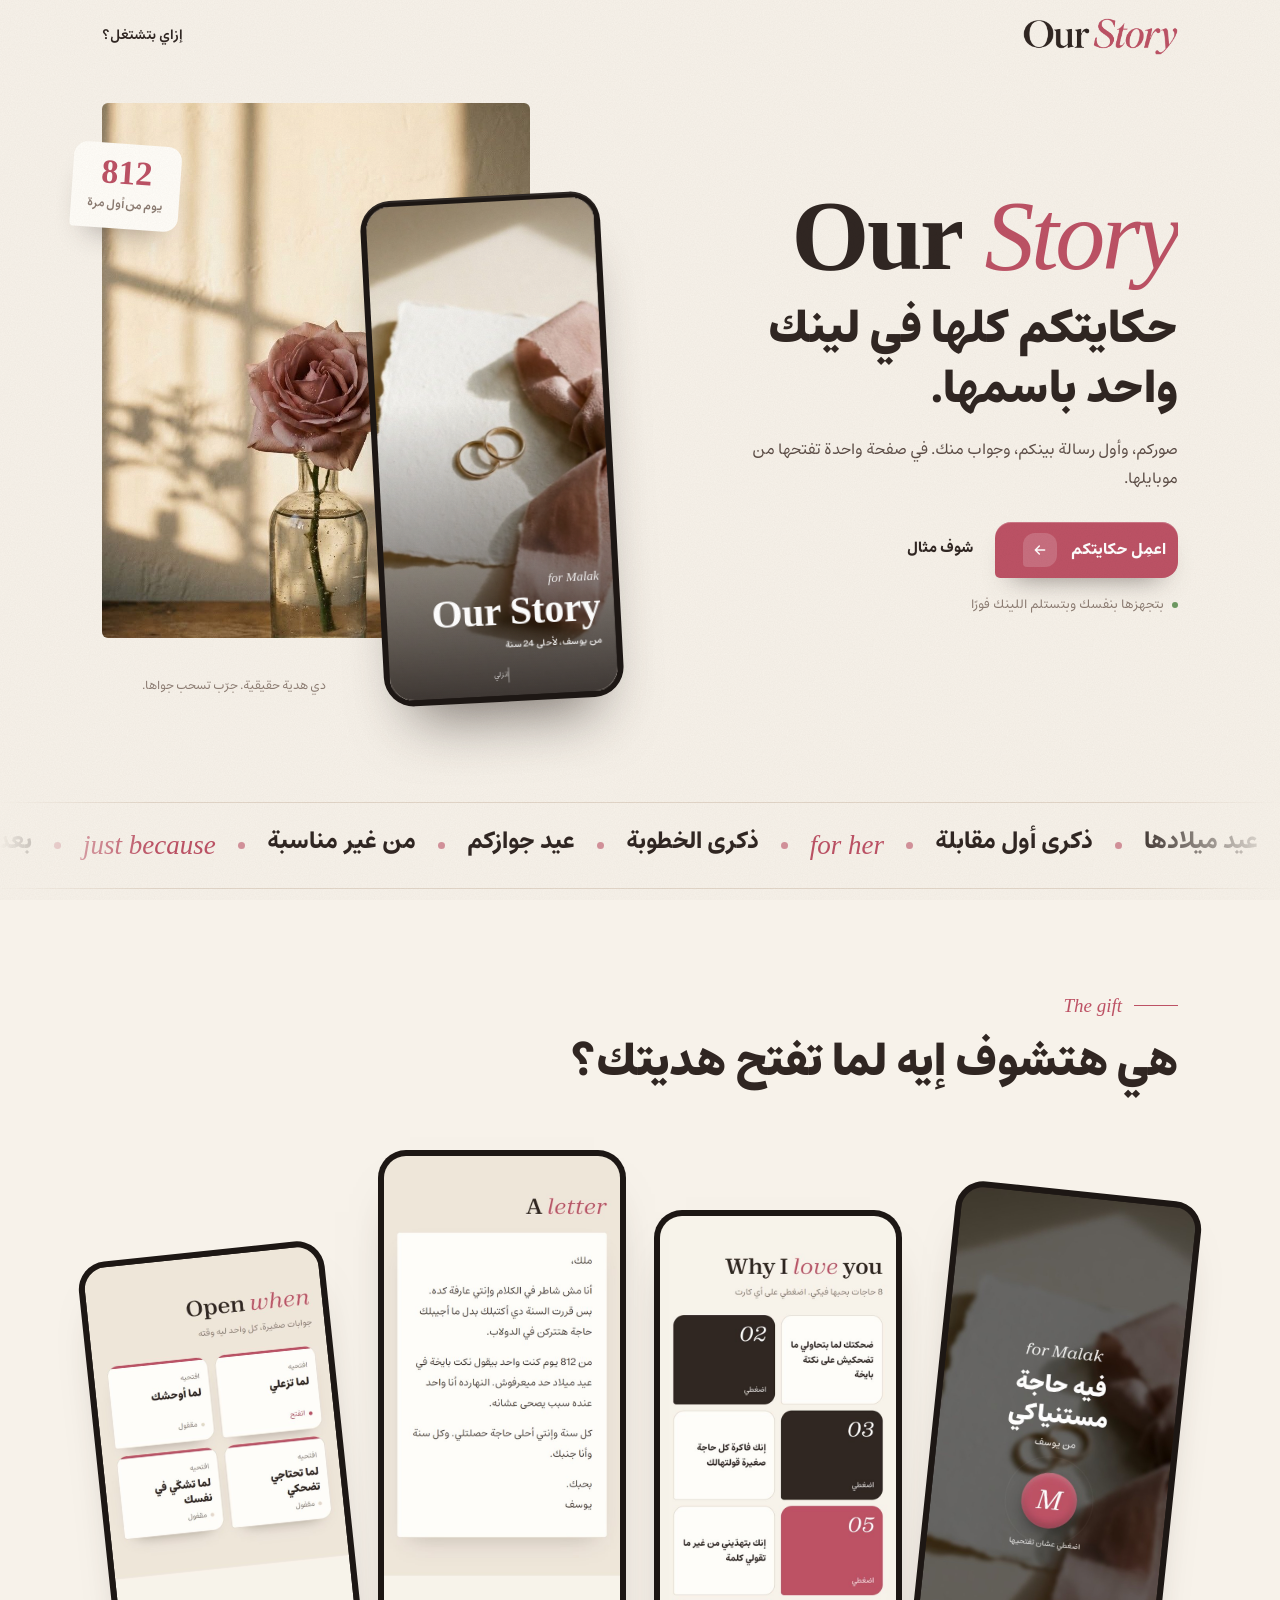
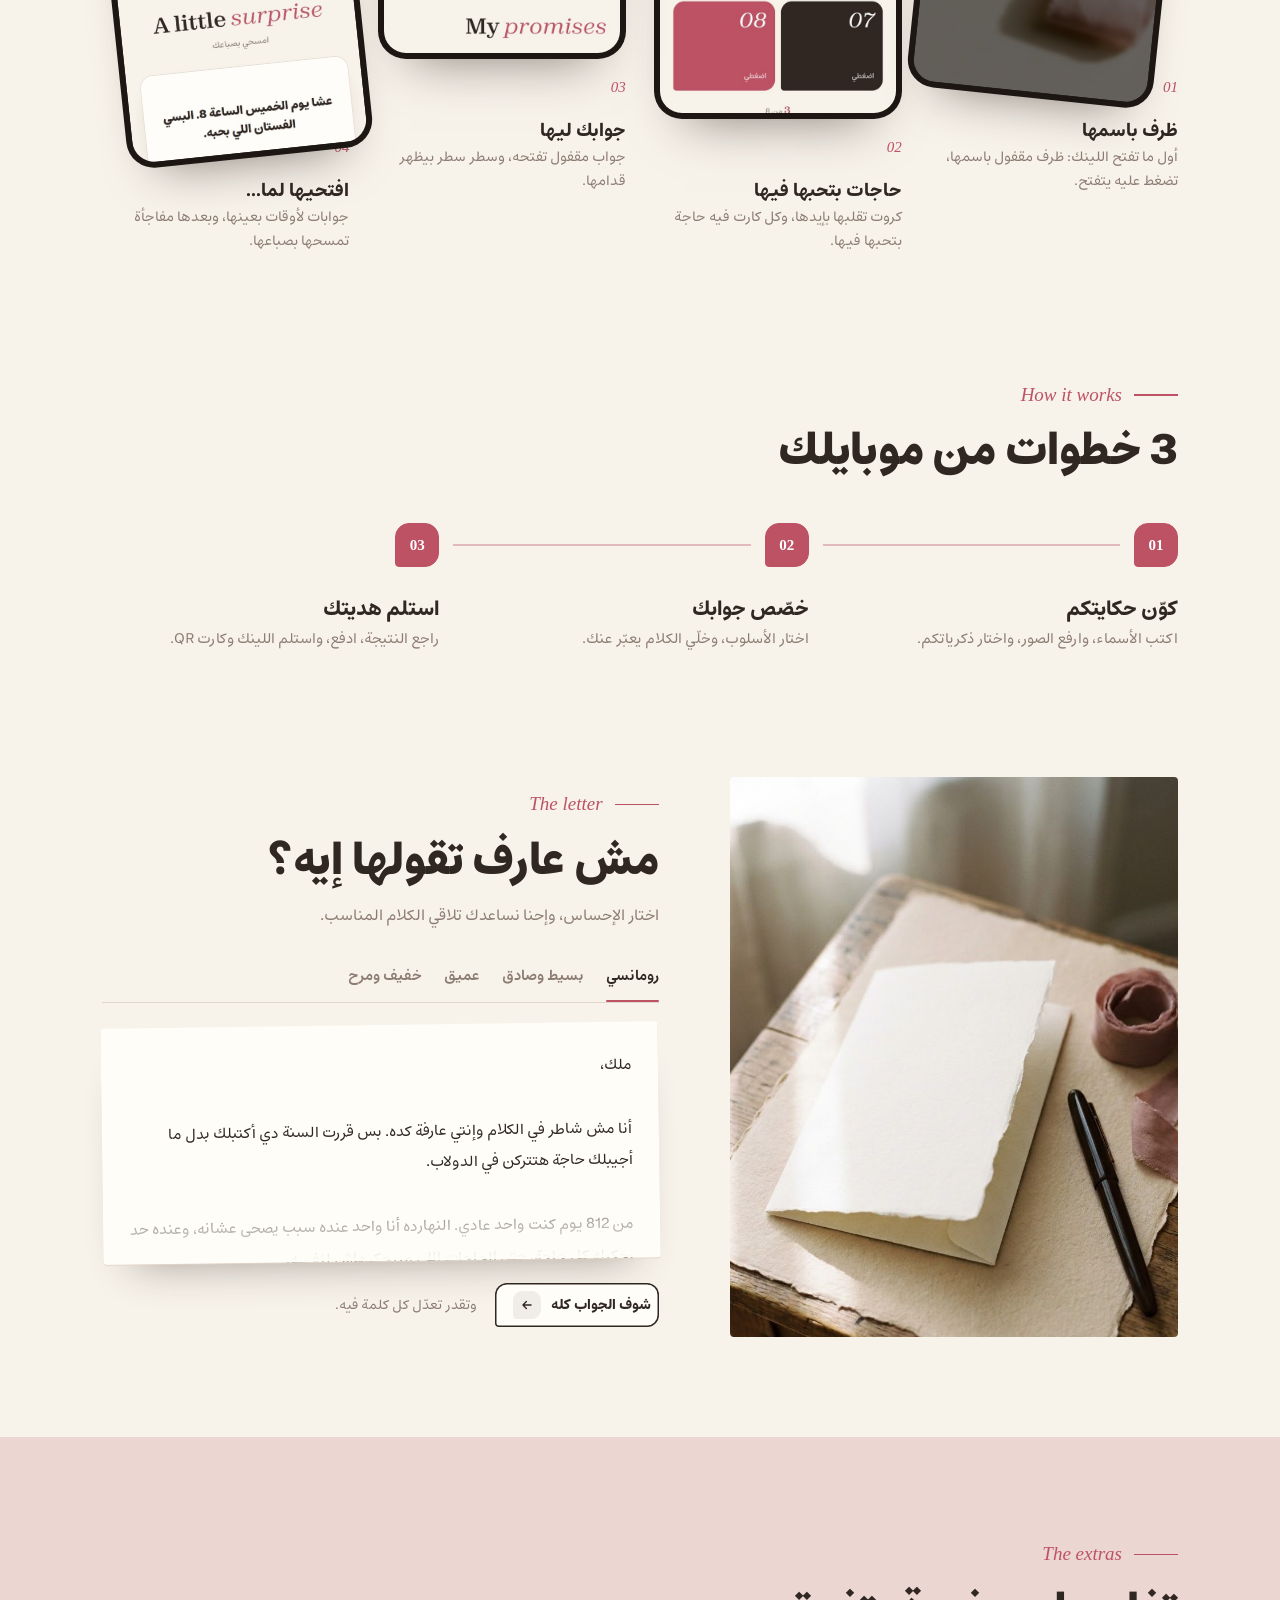
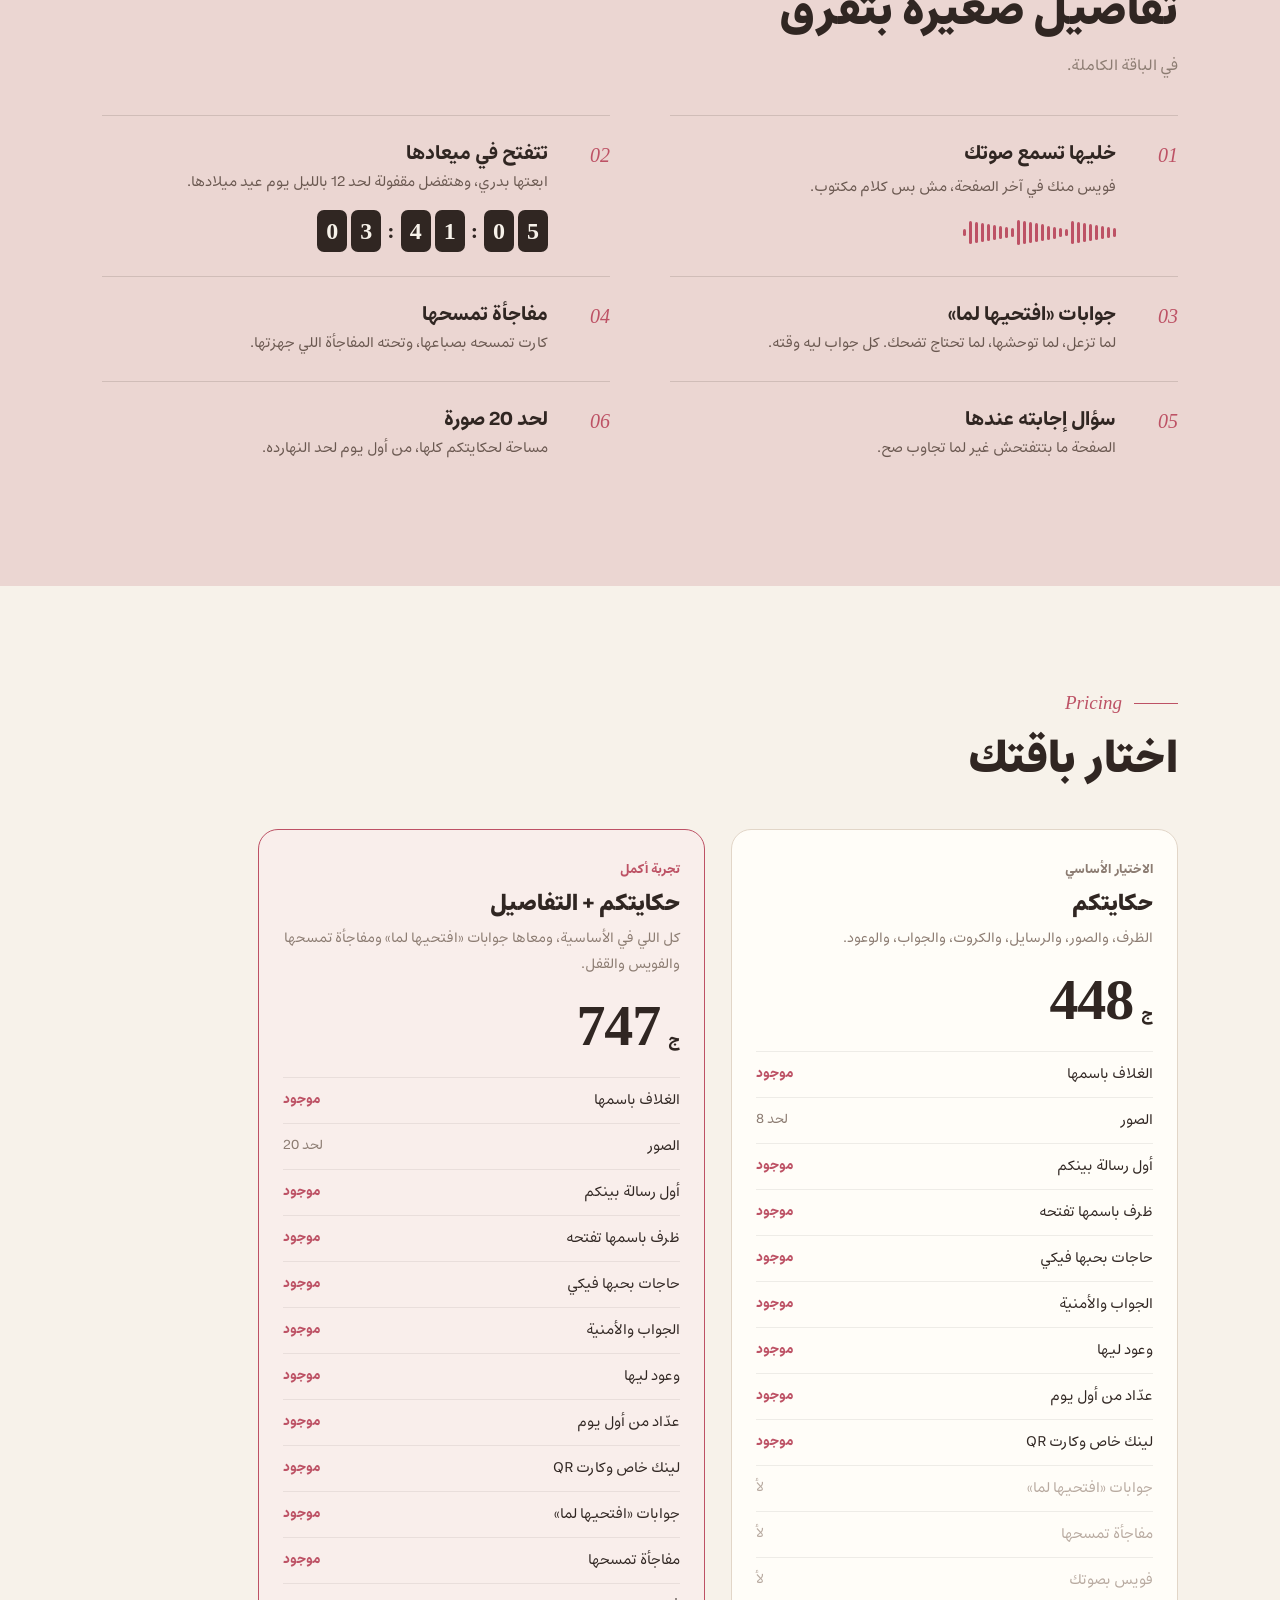
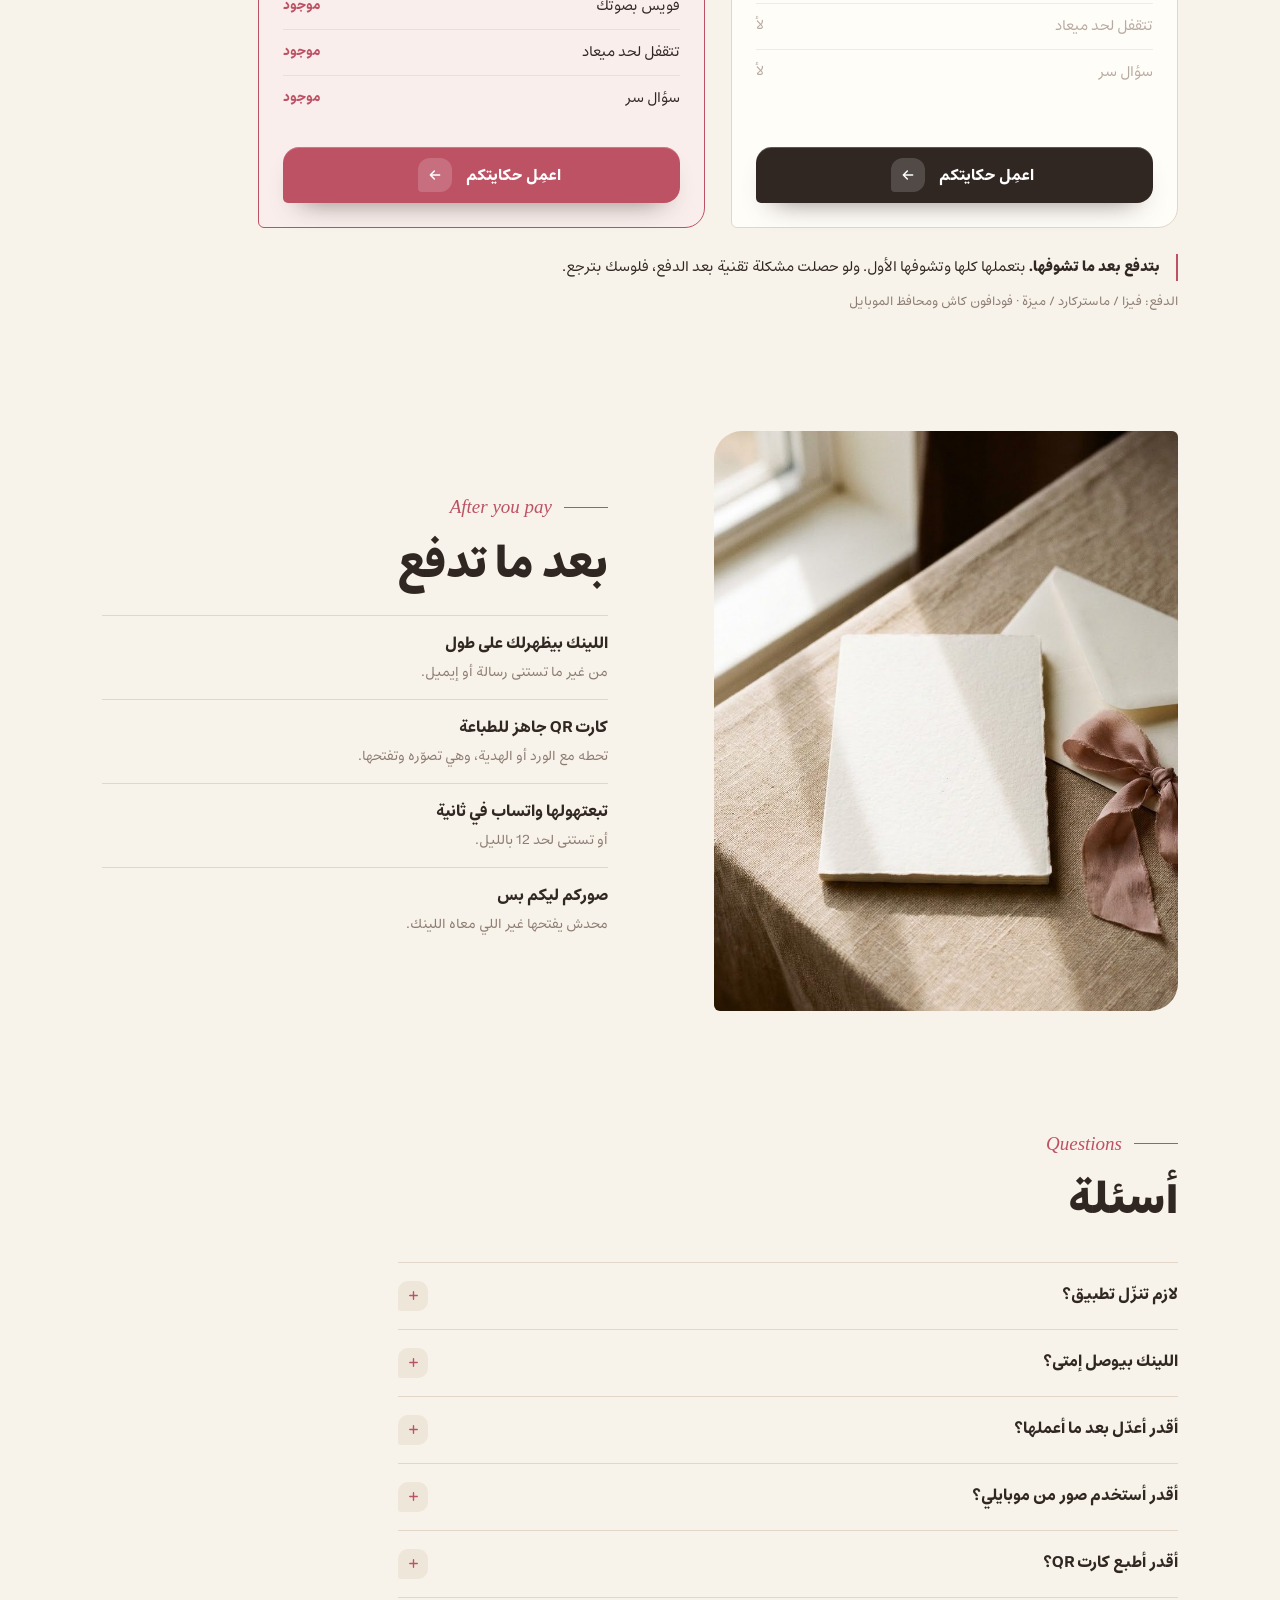
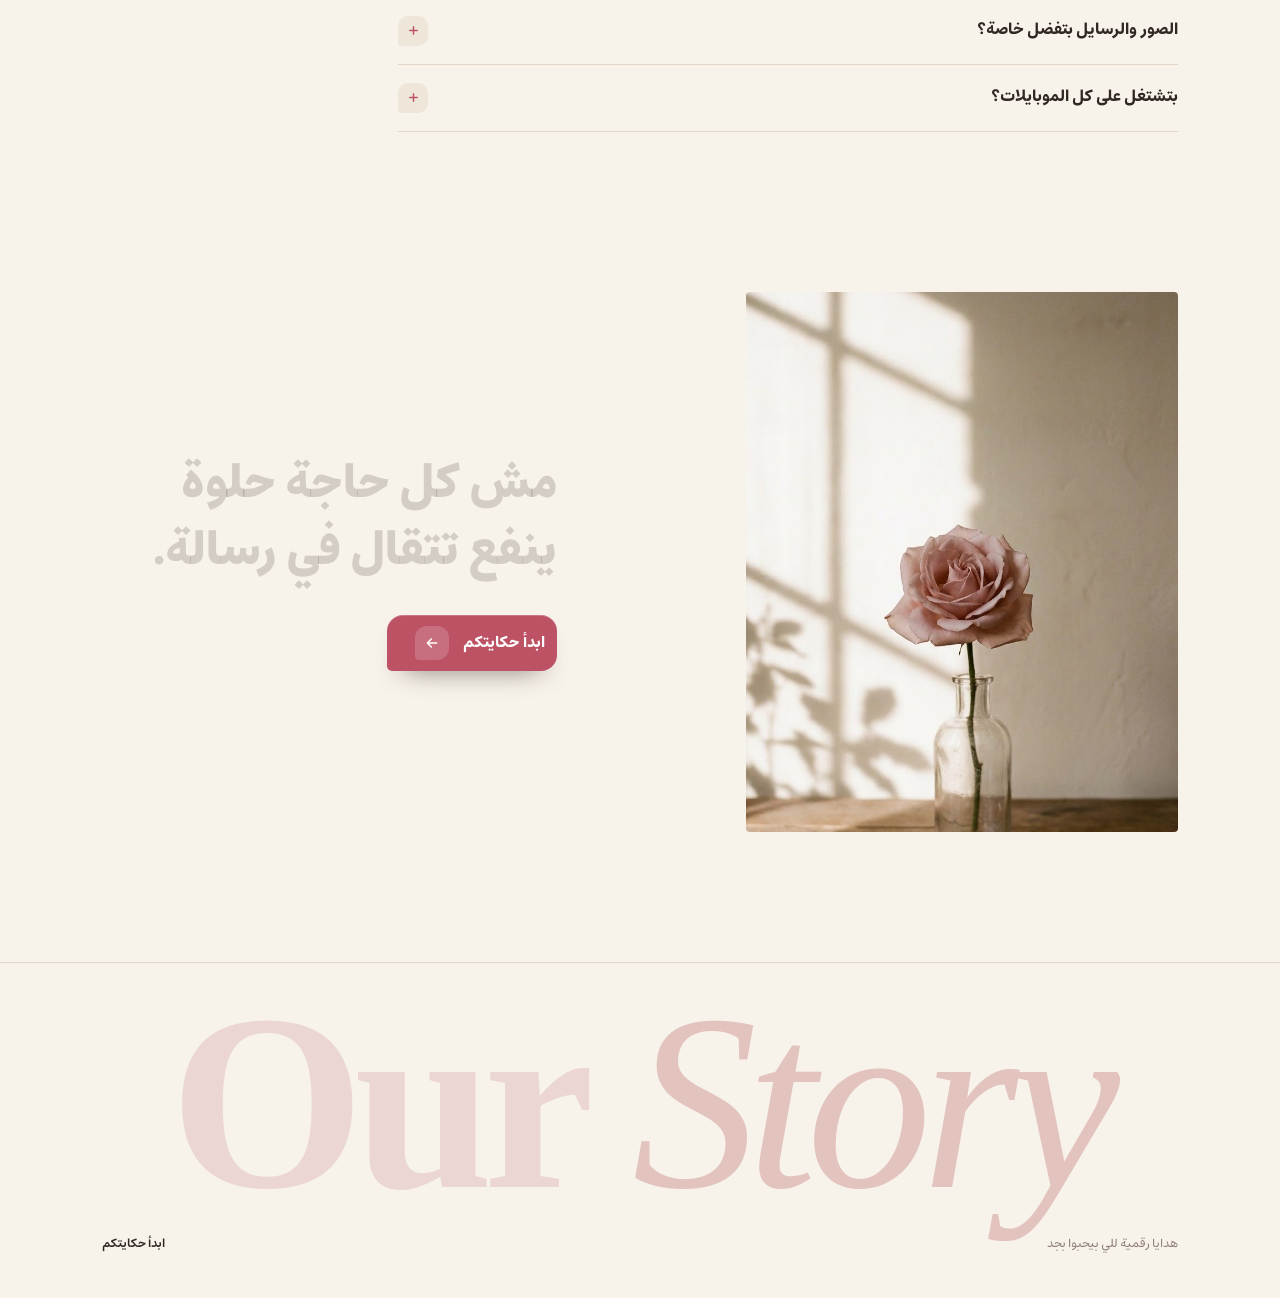
<file: index.html>
<!doctype html>
<html lang="ar" dir="rtl">
<head>
<meta charset="utf-8">
<meta name="viewport" content="width=device-width,initial-scale=1,viewport-fit=cover">
<title>Our Story | حكايتكم كلها في لينك واحد باسمها</title>
<meta name="description" content="صوركم وأول رسالة بينكم وجواب منك، في صفحة واحدة باسمها. بتجهزها بنفسك وبتستلم اللينك فورًا.">
<meta property="og:title" content="Our Story">
<meta property="og:description" content="حكايتكم كلها في لينك واحد باسمها.">
<meta property="og:image" content="https://a7madshiref001-ctrl.github.io/our-story/assets/og.jpg">
<meta property="og:url" content="https://a7madshiref001-ctrl.github.io/our-story/">
<meta property="og:image:width" content="1200">
<meta property="og:image:height" content="630">
<meta name="twitter:card" content="summary_large_image">
<meta name="theme-color" content="#F7F2EA">
<link rel="icon" href="assets/favicon-64.png" type="image/png">
<link rel="apple-touch-icon" href="assets/apple-touch-icon.png">
<link rel="preconnect" href="https://api.fontshare.com" crossorigin>
<link href="https://api.fontshare.com/v2/css?f[]=zodiak@400,700,401&display=swap" rel="stylesheet">
<link rel="stylesheet" href="assets/fonts.css?v=10">
<link rel="stylesheet" href="assets/ui.css?v=10">
<script>document.documentElement.classList.add('js')</script>
<style>
:root{--paper:#F7F2EA;--paper2:#EFE6DA;--rose:#BD5265;--ink:#302622;--blush:#EBD6D2;--taupe:#8C7C72;--line:#E2D6C8;--en:'Zodiak',Georgia,serif;--ar:'Estedad',system-ui,sans-serif}
*{box-sizing:border-box;margin:0;padding:0}
html{scroll-behavior:smooth}
body{background:var(--paper);color:var(--ink);font-family:var(--ar);line-height:1.8;-webkit-font-smoothing:antialiased;overflow-x:hidden}
img{display:block;max-width:100%;height:auto}
a{color:inherit}
::selection{background:var(--rose);color:#fff}
.w{max-width:1120px;margin:0 auto;padding:0 22px}
.en{font-family:var(--en);direction:ltr;unicode-bidi:isolate}
.h2{font-size:clamp(28px,7vw,46px);font-weight:800;line-height:1.28;letter-spacing:-.005em}
.lead{font-size:16px;color:var(--taupe);margin-top:10px;max-width:520px}
.sec{padding:72px 0}
@media(min-width:900px){.sec{padding:100px 0}}
.kick{display:flex;align-items:center;gap:12px;color:var(--rose);font-family:var(--en);font-style:italic;font-size:19px;margin-bottom:12px}
.kick i{display:block;width:44px;height:1.5px;background:currentColor}
.kick span{direction:ltr}

/* header */
header.top{display:flex;justify-content:space-between;align-items:center;padding:18px 0}
header.top img{width:125px;height:auto}
@media(min-width:900px){header.top img{width:155px}}
header.top a.how{font-size:14px;font-weight:600;color:var(--ink)}
.resume{display:none;align-items:center;justify-content:space-between;gap:10px;background:var(--ink);color:var(--paper);border-radius:14px 14px 14px 4px;padding:12px 16px;font-size:14px;margin-bottom:10px;animation:rsIn .8s var(--e-out)}
.resume.on{display:flex}
.resume a{font-weight:700;color:#fff}
@keyframes rsIn{from{opacity:0;transform:translateY(-10px)}}

/* hero */
.hero{display:grid;grid-template-columns:minmax(0,1fr);gap:44px;padding:6px 0 56px}
@media(min-width:900px){.hero{grid-template-columns:1fr 1fr;align-items:center;gap:56px;padding:30px 0 100px}}
.brand{font-family:var(--en);font-weight:700;white-space:nowrap;font-size:clamp(56px,17.4vw,100px);line-height:.95;letter-spacing:-.025em;direction:ltr;text-align:right}
.brand .st{color:var(--rose);font-style:italic;font-weight:400;letter-spacing:-.035em}
.hero h1{font-size:clamp(30px,8.4vw,46px);font-weight:800;line-height:1.32;margin-top:18px}
.hero p{font-size:16px;color:#5b4c45;margin:14px 0 28px;max-width:440px}
.ctas{display:flex;align-items:center;gap:22px;flex-wrap:wrap}
.ctas .ul{font-weight:700;font-size:15px}
@media(max-width:899px){.ctas{flex-direction:column;align-items:stretch;gap:14px}.ctas .btn{width:100%;min-height:58px;font-size:17px}.ctas .ul{align-self:center;padding:6px 0}.hero .sure{justify-content:center}}
.hero .sure{font-size:13px;color:var(--taupe);margin-top:16px;display:flex;align-items:center;gap:8px}
.hero .sure i{width:6px;height:6px;border-radius:50%;background:#6E9A62;box-shadow:0 0 0 0 rgba(110,154,98,.5);animation:live 2.4s infinite}
@keyframes live{70%{box-shadow:0 0 0 7px rgba(110,154,98,0)}100%{box-shadow:0 0 0 0 rgba(110,154,98,0)}}

.stage{position:relative;padding-bottom:64px;perspective:1200px}
.stage .photo{width:84%;margin-right:auto;aspect-ratio:4/5;--r:6px;border-radius:6px}
.stage .photo img{height:112%;margin-top:-6%}
.phwrap{position:absolute;right:0;bottom:0;width:47%;max-width:250px;z-index:2}
.phone{aspect-ratio:9/19;border-radius:30px;background:#1d1714;padding:6px;rotate:-3deg;box-shadow:0 40px 60px -30px rgba(48,38,34,.65),0 2px 0 rgba(255,255,255,.08) inset;animation:float 6s ease-in-out infinite;transition:transform .8s var(--e-out);transform-style:preserve-3d}
@keyframes float{50%{translate:0 -10px}}
.phone .scr{width:100%;height:100%;border-radius:24px;overflow:hidden;position:relative;background:#fff}
.phone iframe{position:absolute;top:0;right:0;width:390px;height:823px;border:0;transform-origin:top right;display:block}
.days{position:absolute;left:-4px;top:7%;z-index:3;background:#FFFDF8;padding:12px 16px 10px;border-radius:14px 14px 14px 4px;rotate:4deg;box-shadow:0 18px 30px -18px rgba(48,38,34,.45);text-align:center;animation:float 7s ease-in-out -2s infinite}
.days b{display:block;font-family:var(--en);font-weight:700;font-size:34px;line-height:1;color:var(--rose)}
.days span{font-size:12px;color:var(--taupe);font-weight:600}
.stage .note{position:absolute;left:0;bottom:6px;font-size:12.5px;color:var(--taupe);width:44%;line-height:1.7}
@media(min-width:900px){.days{left:-30px}}

/* occasions: شريط ماشي */
.marq{border-top:1px solid var(--line);border-bottom:1px solid var(--line);overflow:hidden;padding:18px 0;-webkit-mask:linear-gradient(90deg,transparent,#000 12%,#000 88%,transparent);mask:linear-gradient(90deg,transparent,#000 12%,#000 88%,transparent)}
.trk{display:flex;width:max-content;animation:marq 34s linear infinite}
.marq:hover .trk{animation-play-state:paused}
.trk span{font-size:clamp(18px,4.6vw,24px);font-weight:700;white-space:nowrap;padding:0 22px}
.trk span.e{font-family:var(--en);font-style:italic;font-weight:400;color:var(--rose);font-size:clamp(20px,5vw,27px);direction:ltr}
.trk i{align-self:center;width:7px;height:7px;border-radius:50%;background:var(--rose);flex:none;opacity:.6}
@keyframes marq{to{transform:translateX(50%)}}

/* the gift */
.gift-head{max-width:640px}
.shots{display:flex;gap:18px;overflow-x:auto;scroll-snap-type:x mandatory;margin:40px -22px 0;padding:10px 22px 20px;scrollbar-width:none;--p:1}
.shots::-webkit-scrollbar{display:none}
.shot{flex:none;width:74vw;max-width:300px;scroll-snap-align:center}
.swipe{display:flex;align-items:center;gap:10px;margin-top:10px;font-size:13px;color:var(--taupe)}
.swipe .shbar{flex:1;margin:0}
@media(min-width:900px){.swipe{display:none}}
.dev{border-radius:28px;background:#1d1714;padding:6px;box-shadow:0 30px 50px -32px rgba(48,38,34,.6);transition:transform .7s var(--e-out),box-shadow .7s var(--e-out)}
.dev img{width:100%;aspect-ratio:9/19;object-fit:cover;object-position:top;border-radius:22px}
.shot b{display:block;font-size:19px;margin-top:18px;line-height:1.4}
.shot span{display:block;font-size:14.5px;color:var(--taupe);line-height:1.7}
.shot .no{font-family:var(--en);font-style:italic;color:var(--rose);font-size:15px;display:block;direction:ltr;text-align:right;margin-top:16px}
.shbar{height:2px;background:var(--line);margin-top:8px;position:relative;overflow:hidden;border-radius:2px}
.shbar i{position:absolute;top:0;right:0;height:100%;width:25%;background:var(--ink);border-radius:2px;transition:transform .2s linear}
@media(min-width:900px){
  .shots{overflow:visible;justify-content:space-between;margin:56px 0 0;padding:0}
  .shot{width:23%;max-width:none}
  .shot:nth-child(1) .dev{rotate:calc(4deg * (1 - var(--p)) + 2deg);translate:0 calc(40px * (1 - var(--p)))}
  .shot:nth-child(2),.shot:nth-child(4){margin-top:60px}
  .shot:nth-child(4) .dev{rotate:calc(-4deg * (1 - var(--p)) - 2deg);translate:0 calc(40px * (1 - var(--p)))}
  .shot:hover .dev{transform:translateY(-12px) rotate(0);box-shadow:0 46px 60px -34px rgba(48,38,34,.7)}
  .shbar{display:none}
}

/* steps */
.steps{list-style:none;margin-top:40px;position:relative}
.steps li{position:relative;padding:0 64px 36px 0}
.steps li::before{content:"";position:absolute;right:21px;top:48px;bottom:4px;width:1.5px;background:var(--rose);opacity:.35;transform-origin:top;transition:transform 1.2s var(--e-io);transition-delay:calc(var(--d,0s) + .4s)}
.js .steps li:not(.vis)::before{transform:scaleY(0)}
.steps li:last-child::before{display:none}
.steps .n{position:absolute;right:0;top:0;width:44px;height:44px;border-radius:14px 14px 14px 4px;border:1.5px solid var(--rose);color:var(--rose);display:grid;place-items:center;font-family:var(--en);font-weight:700;font-size:15px;background:var(--paper);transition:background .6s,color .6s;transition-delay:calc(var(--d,0s) + .25s)}
.steps li.vis .n{background:var(--rose);color:#fff}
.steps b{display:block;font-size:21px;line-height:1.4;padding-top:6px}
.steps span{font-size:15px;color:var(--taupe)}
@media(min-width:900px){
  .steps{display:grid;grid-template-columns:repeat(3,1fr);gap:32px}
  .steps li{padding:66px 0 0}
  .steps li::before{right:58px;left:-18px;top:21px;bottom:auto;width:auto;height:1.5px;transform-origin:right}
  .js .steps li:not(.vis)::before{transform:scaleX(0)}
}

/* writing */
.write{display:grid;grid-template-columns:minmax(0,1fr);gap:34px;align-items:start}
@media(min-width:900px){.write{grid-template-columns:.9fr 1.1fr;gap:64px;align-items:center}}
.write .frame{aspect-ratio:16/11;--r:4px;border-radius:4px}
@media(min-width:900px){.write .frame{aspect-ratio:4/5;max-height:560px}}
.write .frame img{height:114%;margin-top:-7%}
.tones{display:flex;flex-wrap:wrap;gap:4px 22px;margin:24px 0 22px;border-bottom:1px solid var(--line);position:relative}
.tones button{background:none;border:0;font:inherit;font-size:15px;font-weight:600;color:var(--taupe);padding:8px 0 12px;cursor:pointer;transition:color .3s}
.tones button:hover{color:var(--ink)}
.tones button.on{color:var(--ink)}
.tones .ind{position:absolute;bottom:-1px;height:2px;background:var(--rose);border-radius:2px;transition:right .55s var(--e-out),width .55s var(--e-out),top .55s var(--e-out)}
.letter{background:#FFFDF8;padding:28px 26px;font-size:15.5px;line-height:2.05;white-space:pre-line;position:relative;max-height:236px;overflow:hidden;transition:max-height .9s var(--e-out);border-radius:3px;box-shadow:0 1px 0 var(--line),0 28px 44px -30px rgba(48,38,34,.45)}
@media(min-width:900px){.letter{rotate:-.8deg}}
.letter::after{content:"";position:absolute;left:0;right:0;bottom:0;height:90px;background:linear-gradient(180deg,rgba(255,253,248,0),#FFFDF8);transition:opacity .4s}
.letter.open{max-height:1100px}
.letter.open::after{opacity:0}
.letter .cur{display:inline-block;width:1.5px;height:1.1em;background:var(--rose);vertical-align:middle;margin-right:2px;animation:blink 1s steps(1) infinite}
@keyframes blink{50%{opacity:0}}
.more{display:flex;gap:18px;align-items:center;margin-top:22px;flex-wrap:wrap}
.more span{font-size:14px;color:var(--taupe)}

/* extras */
.extras{background:var(--blush);position:relative;overflow:hidden}
.ex{display:grid;grid-template-columns:minmax(0,1fr);margin-top:34px}
@media(min-width:900px){.ex{grid-template-columns:1fr 1fr;column-gap:60px}}
.ex>div{padding:24px 0 24px;border-top:1px solid rgba(48,38,34,.14);display:grid;grid-template-columns:54px minmax(0,1fr);column-gap:8px;transition:padding .5s var(--e-out)}
@media(hover:hover){.ex>div:hover{padding-right:10px}}
.ex .ix{font-family:var(--en);font-style:italic;color:var(--rose);font-size:20px;line-height:1.5;grid-row:span 3}
.ex b{display:block;font-size:20px;line-height:1.45}
.ex span{font-size:15px;color:#6a5850}
.flip{display:flex;gap:4px;direction:ltr;justify-content:flex-end;margin-top:14px}
.flip .dg{position:relative;width:30px;height:42px;background:var(--ink);color:var(--paper);border-radius:7px;overflow:hidden;font-family:var(--en);font-weight:700;font-size:24px;display:grid;place-items:center}
.flip .dg i{font-style:normal;grid-area:1/1}
.flip .dg i.nw{animation:dIn .5s var(--e-out)}
.flip .dg i.od{animation:dOut .5s var(--e-out) forwards}
@keyframes dIn{from{transform:translateY(-100%)}}
@keyframes dOut{to{transform:translateY(100%);opacity:0}}
.flip .sep{font-family:var(--en);font-weight:700;font-size:22px;align-self:center;color:var(--ink);padding:0 2px}
.wave{display:flex;align-items:center;gap:3px;height:30px;margin-top:12px;direction:ltr;justify-content:flex-end}
.wave i{width:3px;border-radius:2px;background:var(--rose);height:30%;animation:wv 1.1s ease-in-out infinite}
@keyframes wv{50%{height:100%}}

/* pricing */
.ptabs{display:none}
@media(max-width:899px){
  .ptabs{display:grid;grid-template-columns:1fr 1fr;position:relative;background:var(--paper2);border-radius:16px 16px 16px 5px;padding:5px;margin-top:30px}
  .ptabs button{position:relative;z-index:1;border:0;background:none;font:inherit;font-size:14.5px;font-weight:700;color:var(--taupe);padding:12px 6px;cursor:pointer;transition:color .4s;line-height:1.3}
  .ptabs button b{display:block;font-family:var(--en);font-size:20px;color:inherit}
  .ptabs button.on{color:var(--ink)}
  .ptabs i{position:absolute;top:5px;bottom:5px;right:5px;width:calc(50% - 5px);background:#FFFDF8;border-radius:12px 12px 12px 4px;box-shadow:0 8px 18px -12px rgba(48,38,34,.5);transition:transform .6s var(--e-spring)}
  .ptabs.s i{transform:translateX(-100%)}
  .plans .plan{display:none}
  .plans .plan.show{display:flex;animation:plIn .6s var(--e-out)}
  .plans{margin-top:14px!important}
}
@keyframes plIn{from{opacity:0;transform:translateY(14px)}}
.plans{display:grid;grid-template-columns:minmax(0,1fr);gap:20px;margin-top:38px}
@media(min-width:900px){.plans{grid-template-columns:1fr 1fr;gap:26px;max-width:920px}}
.plan{border:1.5px solid var(--line);background:#FFFDF8;padding:28px 24px 24px;border-radius:20px 20px 20px 6px;display:flex;flex-direction:column;position:relative;transition:opacity 1s var(--e-out),transform 1.2s var(--e-out),translate .6s var(--e-out),box-shadow .6s var(--e-out);transition-delay:var(--d,0s),var(--d,0s),0s,0s}
@media(hover:hover){.plan:hover{translate:0 -8px;box-shadow:0 36px 50px -36px rgba(48,38,34,.5)}}
.plan.full{border-color:var(--rose);background:#F9EEEB}
.plan .t{font-size:13px;font-weight:700;color:var(--taupe)}
.plan.full .t{color:var(--rose)}
.plan h3{font-size:23px;font-weight:800;margin-top:2px}
.plan .d{font-size:14.5px;color:var(--taupe)}
.plan .price{font-family:var(--en);font-weight:700;font-size:58px;line-height:1;margin:20px 0 6px;direction:ltr;text-align:right;letter-spacing:-.02em}
.plan .price small{font-family:var(--ar);font-size:17px;margin-left:8px;letter-spacing:0}
.plan ul{list-style:none;margin:16px 0 26px;flex:1}
.plan li{display:flex;justify-content:space-between;gap:12px;padding:9px 0;border-top:1px solid rgba(48,38,34,.08);font-size:15px}
.plan li i{font-style:normal;color:var(--taupe);font-size:14px}
.plan li.yes i{color:var(--rose);font-weight:700}
.plan li.no{color:#B8AAA0}
.plan li.no i{color:#B8AAA0}
.guar{margin-top:26px;font-size:15px;max-width:720px;padding-right:16px;border-right:2px solid var(--rose)}
.guar b{font-weight:800}
.pm{font-size:13px;color:var(--taupe);margin-top:10px}

/* trust */
.trust{display:grid;grid-template-columns:minmax(0,1fr);gap:34px;align-items:center}
@media(min-width:900px){.trust{grid-template-columns:1fr 1fr;gap:64px}}
.trust .frame{aspect-ratio:1/1;--r:6px;border-radius:28px 6px 28px 6px}
@media(min-width:900px){.trust .frame{aspect-ratio:4/5;max-height:580px}}
.trust .frame img{height:112%;margin-top:-6%}
.tl{list-style:none;margin-top:20px}
.tl li{padding:14px 0;border-top:1px solid var(--line);font-size:16.5px;font-weight:700;transition:padding .5s var(--e-out),color .3s}
.tl li span{display:block;font-size:14px;font-weight:400;color:var(--taupe)}
@media(hover:hover){.tl li:hover{padding-right:12px;color:var(--rose)}}

/* faq */
.faq{max-width:780px;margin-top:30px}
details{border-top:1px solid var(--line)}
details:last-of-type{border-bottom:1px solid var(--line)}
summary{font-size:16.5px;min-height:56px;font-weight:700;cursor:pointer;list-style:none;display:flex;justify-content:space-between;align-items:center;gap:14px;padding:18px 0;transition:color .3s}
summary:hover{color:var(--rose)}
summary::-webkit-details-marker{display:none}
summary::after{content:"";flex:none;width:30px;height:30px;border-radius:10px 10px 10px 3px;background:var(--paper2) url("data:image/svg+xml,%3Csvg xmlns='http://www.w3.org/2000/svg' viewBox='0 0 24 24' fill='none' stroke='%23BD5265' stroke-width='2.2' stroke-linecap='round'%3E%3Cpath d='M12 6v12M6 12h12'/%3E%3C/svg%3E") center/15px no-repeat;transition:transform .5s var(--e-out),background-color .3s}
details[open] summary::after{transform:rotate(135deg);background-color:var(--blush)}
details .a{overflow:hidden}
details p{font-size:15px;color:#5b4c45;padding:0 0 18px;max-width:640px}

/* final */
.final{display:grid;grid-template-columns:minmax(0,1fr);gap:32px;align-items:center;padding:40px 0 110px}
@media(min-width:900px){.final{grid-template-columns:1.1fr .9fr;gap:64px;padding:60px 0 130px}}
.final .frame{aspect-ratio:4/3;--r:4px;border-radius:4px}
@media(min-width:900px){.final .frame{aspect-ratio:4/5;max-height:540px}}
.final .frame img{height:114%;margin-top:-7%}
.final .q{font-size:clamp(30px,8vw,48px);font-weight:800;line-height:1.38;margin-bottom:30px}
.final .q .sw-w>span{color:rgba(48,38,34,.18);transition:color .5s}
.final .q .sw-w.lit>span{color:var(--ink)}
.final .q .sw-w.lit.r>span{color:var(--rose)}

footer{border-top:1px solid var(--line);padding:34px 0 120px;overflow:hidden}
footer .big{font-family:var(--en);font-weight:700;font-size:clamp(60px,20.5vw,250px);line-height:.85;letter-spacing:-.04em;direction:ltr;text-align:center;color:var(--blush);white-space:nowrap;user-select:none}
footer .big em{font-weight:400;color:#E3C3BE}
footer .meta{display:flex;justify-content:space-between;gap:12px;font-size:12.5px;color:var(--taupe);margin-top:24px;flex-wrap:wrap}
footer .meta a{color:var(--ink);font-weight:600}
@media(min-width:900px){footer{padding-bottom:40px}}

.sticky{position:fixed;left:0;right:0;bottom:0;z-index:40;padding:10px 16px calc(10px + env(safe-area-inset-bottom));background:rgba(247,242,234,.9);-webkit-backdrop-filter:blur(10px);backdrop-filter:blur(10px);border-top:1px solid var(--line);transform:translateY(115%);transition:transform .7s var(--e-spring)}
.sticky.on{transform:none}
@media(min-width:900px){.sticky{display:none}}
</style>
</head>
<body class="grain">
<div class="sp"></div>
<div class="w">
  <header class="top" data-rv="fade"><img src="assets/logo.png" alt="Our Story" width="155" height="37"><a class="how ul" href="#steps">إزاي بتشتغل؟</a></header>
  <div class="resume" id="resume"><span>عندك حكاية ما كمّلتهاش</span><a class="ul on" href="start/">كمّلها</a></div>

  <section class="hero">
    <div>
      <div class="brand" data-split>Our <span class="st">Story</span></div>
      <h1 data-split style="--d:.25s">حكايتكم كلها في لينك واحد باسمها.</h1>
      <p data-rv style="--d:.55s">صوركم، وأول رسالة بينكم، وجواب منك. في صفحة واحدة تفتحها من موبايلها.</p>
      <div class="ctas" data-rv style="--d:.7s"><a class="btn" href="start/" id="heroCta">اعمِل حكايتكم</a><a class="ul" href="#gift">شوف مثال</a></div>
      <div class="sure" data-rv="fade" style="--d:.9s"><i></i>بتجهزها بنفسك وبتستلم اللينك فورًا</div>
    </div>
    <div class="stage" id="stage">
      <div class="frame photo" data-rv="clip" style="--d:.15s"><img src="assets/img/hero-rose.jpg" alt="" width="896" height="1120" data-par=".05"></div>
      <div class="days" data-rv="pop" style="--d:1.1s"><b data-count="812" data-dur="2200">0</b><span>يوم من أول مرة</span></div>
      <div class="phwrap" data-rv style="--d:.6s"><div class="phone" id="phone"><div class="scr" id="scr"><iframe src="s/?demo=1&auto=2600" title="مثال للهدية" loading="eager"></iframe></div></div></div>
      <div class="note" data-rv="fade" style="--d:1.3s">دي هدية حقيقية. جرّب تسحب جواها.</div>
    </div>
  </section>
</div>

<div class="marq" aria-label="المناسبات"><div class="trk" id="trk"></div></div>

<section class="sec" id="gift">
  <div class="w">
    <div class="gift-head">
      <div class="kick" data-rv><i data-line></i><span>The gift</span></div>
      <h2 class="h2" data-split>هي هتشوف إيه لما تفتح هديتك؟</h2>
    </div>
    <div class="shots" id="shots" data-scrub data-stagger=".14">
      <figure class="shot" data-rv><div class="dev"><img src="assets/shots/gift-intro.jpg" alt="" loading="lazy" width="600" height="1266"></div><span class="no">01</span><b>ظرف باسمها</b><span>أول ما تفتح اللينك: ظرف مقفول باسمها، تضغط عليه يتفتح.</span></figure>
      <figure class="shot" data-rv><div class="dev"><img src="assets/shots/gift-reasons.jpg" alt="" loading="lazy" width="600" height="1266"></div><span class="no">02</span><b>حاجات بتحبها فيها</b><span>كروت تقلبها بإيدها، وكل كارت فيه حاجة بتحبها فيها.</span></figure>
      <figure class="shot" data-rv><div class="dev"><img src="assets/shots/gift-letter.jpg" alt="" loading="lazy" width="600" height="1266"></div><span class="no">03</span><b>جوابك ليها</b><span>جواب مقفول تفتحه، وسطر سطر بيظهر قدامها.</span></figure>
      <figure class="shot" data-rv><div class="dev"><img src="assets/shots/gift-openwhen.jpg" alt="" loading="lazy" width="600" height="1266"></div><span class="no">04</span><b>افتحيها لما...</b><span>جوابات لأوقات بعينها، وبعدها مفاجأة تمسحها بصباعها.</span></figure>
    </div>
    <div class="swipe"><span>اسحب</span><div class="shbar"><i id="shbar"></i></div></div>
  </div>
</section>

<section class="sec" id="steps" style="padding-top:24px">
  <div class="w">
    <div class="kick" data-rv><i data-line></i><span>How it works</span></div>
    <h2 class="h2" data-split>3 خطوات من موبايلك</h2>
    <ol class="steps" data-stagger=".18">
      <li data-rv><span class="n">01</span><b>كوّن حكايتكم</b><span>اكتب الأسماء، وارفع الصور، واختار ذكرياتكم.</span></li>
      <li data-rv><span class="n">02</span><b>خصّص جوابك</b><span>اختار الأسلوب، وخلّي الكلام يعبّر عنك.</span></li>
      <li data-rv><span class="n">03</span><b>استلم هديتك</b><span>راجع النتيجة، ادفع، واستلم اللينك وكارت QR.</span></li>
    </ol>
  </div>
</section>

<section class="sec" style="padding-top:24px">
  <div class="w write">
    <div class="frame" data-rv="clip"><img src="assets/img/letter.jpg" alt="" loading="lazy" width="896" height="1120" data-par=".06"></div>
    <div>
      <div class="kick" data-rv><i data-line></i><span>The letter</span></div>
      <h2 class="h2" data-split>مش عارف تقولها إيه؟</h2>
      <p class="lead" data-rv style="--d:.2s">اختار الإحساس، وإحنا نساعدك تلاقي الكلام المناسب.</p>
      <div class="tones" id="tones" data-rv style="--d:.3s"></div>
      <div class="letter" id="letter" data-rv style="--d:.4s"></div>
      <div class="more" data-rv style="--d:.5s"><button class="btn paper sm" id="moreBtn">شوف الجواب كله</button><span>وتقدر تعدّل كل كلمة فيه.</span></div>
    </div>
  </div>
</section>

<section class="sec extras">
  <div class="w">
    <div class="kick" data-rv><i data-line></i><span>The extras</span></div>
    <h2 class="h2" data-split>تفاصيل صغيرة بتفرق</h2>
    <p class="lead" data-rv style="--d:.2s">في الباقة الكاملة.</p>
    <div class="ex" data-stagger=".1">
      <div data-rv><span class="ix">01</span><b>خليها تسمع صوتك</b><span>فويس منك في آخر الصفحة، مش بس كلام مكتوب.</span><div class="wave" id="wave"></div></div>
      <div data-rv><span class="ix">02</span><b>تتفتح في ميعادها</b><span>ابعتها بدري، وهتفضل مقفولة لحد 12 بالليل يوم عيد ميلادها.</span><div class="flip" id="lk"></div></div>
      <div data-rv><span class="ix">03</span><b>جوابات «افتحيها لما»</b><span>لما تزعل، لما توحشها، لما تحتاج تضحك. كل جواب ليه وقته.</span></div>
      <div data-rv><span class="ix">04</span><b>مفاجأة تمسحها</b><span>كارت تمسحه بصباعها، وتحته المفاجأة اللي جهزتها.</span></div>
      <div data-rv><span class="ix">05</span><b>سؤال إجابته عندها</b><span>الصفحة ما بتتفتحش غير لما تجاوب صح.</span></div>
      <div data-rv><span class="ix">06</span><b>لحد 20 صورة</b><span>مساحة لحكايتكم كلها، من أول يوم لحد النهارده.</span></div>
    </div>
  </div>
</section>

<section class="sec" id="price">
  <div class="w">
    <div class="kick" data-rv><i data-line></i><span>Pricing</span></div>
    <h2 class="h2" data-split>اختار باقتك</h2>
    <div class="ptabs" id="ptabs" data-rv><button data-k="story">الأساسية<b>449</b></button><button class="on" data-k="full">الكاملة<b>749</b></button><i></i></div>
    <div class="plans" id="plans" data-stagger=".14"></div>
    <p class="guar" id="guar" data-rv></p>
    <p class="pm" id="pms" data-rv="fade"></p>
  </div>
</section>

<section class="sec" style="padding-top:16px">
  <div class="w trust">
    <div class="frame" data-rv="clip"><img src="assets/img/keepsake.jpg" alt="" loading="lazy" width="896" height="1120" data-par=".06"></div>
    <div>
      <div class="kick" data-rv><i data-line></i><span>After you pay</span></div>
      <h2 class="h2" data-split>بعد ما تدفع</h2>
      <ul class="tl" data-stagger=".1" data-base=".2">
        <li data-rv>اللينك بيظهرلك على طول<span>من غير ما تستنى رسالة أو إيميل.</span></li>
        <li data-rv>كارت QR جاهز للطباعة<span>تحطه مع الورد أو الهدية، وهي تصوّره وتفتحها.</span></li>
        <li data-rv>تبعتهولها واتساب في ثانية<span>أو تستنى لحد 12 بالليل.</span></li>
        <li data-rv>صوركم ليكم بس<span>محدش يفتحها غير اللي معاه اللينك.</span></li>
      </ul>
    </div>
  </div>
</section>

<section class="sec" style="padding-top:16px">
  <div class="w">
    <div class="kick" data-rv><i data-line></i><span>Questions</span></div>
    <h2 class="h2" data-split>أسئلة</h2>
    <div class="faq" id="faq" data-stagger=".06">
      <details data-rv><summary>لازم تنزّل تطبيق؟</summary><div class="a"><p>لأ. اللينك بيفتح على أي موبايل من غير أي برنامج.</p></div></details>
      <details data-rv><summary>اللينك بيوصل إمتى؟</summary><div class="a"><p>أول ما الدفع يتم، بيظهر قدامك هو والكارت.</p></div></details>
      <details data-rv><summary>أقدر أعدّل بعد ما أعملها؟</summary><div class="a"><p>أيوه، من نفس الموبايل. والتعديل بيظهر على نفس اللينك.</p></div></details>
      <details data-rv><summary>أقدر أستخدم صور من موبايلي؟</summary><div class="a"><p>أيوه، بتختارهم من الموبايل كلهم مرة واحدة.</p></div></details>
      <details data-rv><summary>أقدر أطبع كارت QR؟</summary><div class="a"><p>أيوه، بينزل صورة جاهزة تطبعها في أي مطبعة.</p></div></details>
      <details data-rv><summary>الصور والرسايل بتفضل خاصة؟</summary><div class="a"><p>محدش يقدر يفتحها غير اللي معاه اللينك، ومش بتظهر في جوجل.</p></div></details>
      <details data-rv><summary>بتشتغل على كل الموبايلات؟</summary><div class="a"><p>أيوه، أندرويد وآيفون.</p></div></details>
    </div>
  </div>
</section>

<div class="w">
  <section class="final">
    <div class="frame" data-rv="clip"><img src="assets/img/rose-alt.jpg" alt="" loading="lazy" width="896" height="1120" data-par=".06"></div>
    <div>
      <p class="q" id="quote">مش كل حاجة حلوة ينفع تتقال في رسالة.</p>
      <div data-rv><a class="btn" href="start/">ابدأ حكايتكم</a></div>
    </div>
  </section>
</div>

<footer>
  <div class="big" data-rv>Our <em>Story</em></div>
  <div class="w meta"><span>هدايا رقمية للي بيحبوا بجد</span><a class="ul" href="start/">ابدأ حكايتكم</a></div>
</footer>
<div class="sticky" id="sticky"><a class="btn block" href="start/" id="stickyBtn">اعمِل حكايتكم</a></div>

<script src="assets/config.js?v=10"></script>
<script src="assets/api.js?v=10"></script>
<script src="assets/phrases.js?v=10"></script>
<script src="assets/motion.js?v=10"></script>
<script>
(function () {
  var CFG = OS_CONFIG, P = OS_PHRASES, UI = OSUI, $ = function (id) { return document.getElementById(id); };
  function esc(s) { return String(s).replace(/[&<>"]/g, function (c) { return { '&': '&amp;', '<': '&lt;', '>': '&gt;', '"': '&quot;' }[c]; }); }
  var ss = OS_API.session.get(); if (ss && ss.id) $('resume').classList.add('on');

  /* الهدية جوه الموبايل الصغير: بتترسم بعرض 390 وتتصغّر */
  function fit() { var sc = $('scr'); if (!sc) return; var k = sc.clientWidth / 390; var f = sc.querySelector('iframe'); f.style.transform = 'scale(' + k + ')'; f.style.height = (sc.clientHeight / k) + 'px'; }
  fit(); addEventListener('resize', fit);

  /* الموبايل بيميل مع الماوس على الديسكتوب */
  if (UI.fine && !UI.reduce) {
    var stg = $('stage'), ph = $('phone');
    stg.addEventListener('pointermove', function (e) {
      var r = stg.getBoundingClientRect(), x = (e.clientX - r.left) / r.width - .5, y = (e.clientY - r.top) / r.height - .5;
      ph.style.transform = 'rotateY(' + (x * 14).toFixed(2) + 'deg) rotateX(' + (-y * 10).toFixed(2) + 'deg)';
    });
    stg.addEventListener('pointerleave', function () { ph.style.transform = ''; });
  }

  /* شريط المناسبات */
  var OCC = ['عيد ميلادها', 'ذكرى أول مقابلة', 'for her', 'ذكرى الخطوبة', 'عيد جوازكم', 'من غير مناسبة', 'just because', 'بعد خناقة'];
  var one = OCC.map(function (o) { return '<span' + (/[a-z]/.test(o) ? ' class="e"' : '') + '>' + o + '</span><i></i>'; }).join('');
  $('trk').innerHTML = one + one + one + one;

  /* لقطات الهدية: شريط بيمشي مع السحب على الموبايل */
  var shots = $('shots');
  shots.addEventListener('scroll', function () {
    var max = shots.scrollWidth - shots.clientWidth; if (max <= 0) return;
    var k = Math.abs(shots.scrollLeft) / max; $('shbar').style.transform = 'translateX(' + (-k * 300) + '%)';
  }, { passive: true });

  /* أساليب الجواب: مؤشر بيتحرك + الكلام بيتكتب */
  var TONES = [['romantic', 'رومانسي'], ['short', 'بسيط وصادق'], ['deep', 'عميق'], ['funny', 'خفيف ومرح']];
  var v = { her: 'ملك', him: 'يوسف', days: '812', age: '24' };
  function letterOf(k) { return P.fill(P.letters.filter(function (l) { return l.key === k; })[0].text, v); }
  $('tones').innerHTML = TONES.map(function (t, i) { return '<button class="' + (i ? '' : 'on') + '" data-k="' + t[0] + '">' + t[1] + '</button>'; }).join('') + '<span class="ind" id="ind"></span>';
  function moveInd() {
    var b = $('tones').querySelector('.on'), box = $('tones').getBoundingClientRect(), r = b.getBoundingClientRect();
    var ind = $('ind'); ind.style.right = (box.right - r.right) + 'px'; ind.style.width = r.width + 'px'; ind.style.top = (r.bottom - box.top - 2) + 'px';
  }
  var typing = 0;
  function type(text) {
    var el = $('letter'), id = ++typing;
    if (UI.reduce) { el.textContent = text; return; }
    var n = 0, step = Math.max(2, Math.round(text.length / 70));
    (function tick() {
      if (id !== typing) return;
      n = Math.min(text.length, n + step);
      el.textContent = text.slice(0, n);
      if (n < text.length) { var c = document.createElement('span'); c.className = 'cur'; el.appendChild(c); requestAnimationFrame(tick); }
    })();
  }
  $('letter').textContent = letterOf('romantic');
  $('tones').addEventListener('click', function (e) {
    var b = e.target.closest('button'); if (!b || b.classList.contains('on')) return;
    $('tones').querySelectorAll('button').forEach(function (x) { x.classList.toggle('on', x === b); });
    moveInd(); type(letterOf(b.dataset.k));
  });
  moveInd(); addEventListener('resize', moveInd); document.fonts && document.fonts.ready.then(moveInd);
  $('moreBtn').addEventListener('click', function () {
    var open = $('letter').classList.toggle('open');
    this.textContent = open ? 'اقفل الجواب' : 'شوف الجواب كله';
  });

  /* فويس: موجة بتتحرك */
  $('wave').innerHTML = Array.apply(null, Array(26)).map(function (_, i) { return '<i style="animation-delay:' + (-(i * 137 % 1100) / 1000) + 's;height:' + (25 + (i * 53 % 60)) + '%"></i>'; }).join('');

  /* عدّاد القفل بأرقام بتقلب */
  var lockAt = Date.now() + 3 * 36e5 + 41 * 6e4 + 9e3, prev = '';
  function p2(n) { return (n < 10 ? '0' : '') + n; }
  function drawLock() {
    var s = Math.max(0, Math.floor((lockAt - Date.now()) / 1000));
    var str = p2(Math.floor(s / 3600)) + ':' + p2(Math.floor(s % 3600 / 60)) + ':' + p2(s % 60), box = $('lk');
    if (!prev) box.innerHTML = str.split('').map(function (c) { return c === ':' ? '<span class="sep">:</span>' : '<span class="dg"><i>' + c + '</i></span>'; }).join('');
    else {
      var cells = box.children;
      for (var i = 0; i < str.length; i++) if (str[i] !== prev[i] && str[i] !== ':') {
        var cell = cells[i], old = cell.querySelector('i:not(.od)');
        if (old) { old.className = 'od'; setTimeout(function (o) { o.remove(); }.bind(null, old), 520); }
        var n = document.createElement('i'); n.className = 'nw'; n.textContent = str[i]; cell.appendChild(n);
      }
    }
    prev = str;
  }
  drawLock(); setInterval(drawLock, 1000);

  /* الباقات: نفس الصفوف بنفس الترتيب */
  var ROWS = [
    ['الغلاف باسمها', 1, 1],
    ['الصور', 'لحد ' + CFG.plans.story.maxMoments, 'لحد ' + CFG.plans.full.maxMoments],
    ['أول رسالة بينكم', 1, 1],
    ['ظرف باسمها تفتحه', 1, 1],
    ['حاجات بحبها فيكي', 1, 1],
    ['الجواب والأمنية', 1, 1],
    ['وعود ليها', 1, 1],
    ['عدّاد من أول يوم', 1, 1],
    ['لينك خاص وكارت QR', 1, 1],
    ['جوابات «افتحيها لما»', 0, 1],
    ['مفاجأة تمسحها', 0, 1],
    ['فويس بصوتك', 0, 1],
    ['تتقفل لحد ميعاد', 0, 1],
    ['سؤال سر', 0, 1]
  ];
  var META = { story: ['الاختيار الأساسي', 'حكايتكم', 'الظرف، والصور، والرسايل، والكروت، والجواب، والوعود.'], full: ['تجربة أكمل', 'حكايتكم + التفاصيل', 'كل اللي في الأساسية، ومعاها جوابات «افتحيها لما» ومفاجأة تمسحها والفويس والقفل.'] };
  $('plans').innerHTML = ['story', 'full'].map(function (k, col) {
    var p = CFG.plans[k], m = META[k];
    return '<div class="plan' + (k === 'full' ? ' full' : '') + '" data-rv><span class="t">' + m[0] + '</span><h3>' + m[1] + '</h3><span class="d">' + m[2] + '</span>' +
      '<div class="price"><span data-count="' + p.price + '" data-dur="1400">' + p.price + '</span><small>' + CFG.currency + '</small></div><ul>' +
      ROWS.map(function (r) { var val = r[col + 1]; return '<li class="' + (val === 0 ? 'no' : val === 1 ? 'yes' : '') + '">' + r[0] + '<i>' + (val === 1 ? 'موجود' : val === 0 ? 'لأ' : val) + '</i></li>'; }).join('') +
      '</ul><a class="btn block' + (k === 'full' ? '' : ' ink') + '" href="start/">اعمِل حكايتكم</a></div>';
  }).join('');
  /* الموبايل: باقة واحدة قدامك، وتبدّل بينهم */
  var tabs = $('ptabs');
  tabs.querySelector('[data-k=story] b').textContent = CFG.plans.story.price;
  tabs.querySelector('[data-k=full] b').textContent = CFG.plans.full.price;
  function pick(k) {
    tabs.querySelectorAll('button').forEach(function (b) { b.classList.toggle('on', b.dataset.k === k); });
    tabs.classList.toggle('s', k === 'full');
    $('plans').querySelectorAll('.plan').forEach(function (p, i) { p.classList.toggle('show', (i === 1) === (k === 'full')); });
  }
  tabs.addEventListener('click', function (e) { var b = e.target.closest('button'); if (!b) return; pick(b.dataset.k); $('plans').querySelectorAll('.plan.show').forEach(function (p) { p.classList.add('vis'); }); });
  pick('full');
  if (CFG.guarantee.on) $('guar').innerHTML = '<b>' + esc(CFG.guarantee.title) + '.</b> ' + esc(CFG.guarantee.text); else $('guar').remove();
  $('pms').textContent = 'الدفع: ' + CFG.payMethods.join(' · ');
  $('stickyBtn').textContent = 'اعمِل حكايتكم · من ' + CFG.plans.story.price + ' ' + CFG.currency;

  /* الأسئلة: بتتفتح وتتقفل بنعومة */
  document.querySelectorAll('#faq details').forEach(function (dt) {
    var sm = dt.querySelector('summary'), a = dt.querySelector('.a');
    sm.addEventListener('click', function (e) {
      if (UI.reduce || !a.animate) return;
      e.preventDefault();
      if (dt.open) {
        var h = a.offsetHeight;
        a.animate([{ height: h + 'px', opacity: 1 }, { height: '0px', opacity: 0 }], { duration: 380, easing: 'cubic-bezier(.65,0,.35,1)' }).onfinish = function () { dt.open = false; };
        sm.blur();
      } else {
        dt.open = true; var h2 = a.offsetHeight;
        a.animate([{ height: '0px', opacity: 0 }, { height: h2 + 'px', opacity: 1 }], { duration: 480, easing: 'cubic-bezier(.22,1,.36,1)' });
      }
    });
  });

  /* الجملة الأخيرة: الكلمات بتنوّر مع السكرول */
  var q = $('quote'); UI.split(q);
  var words = q.querySelectorAll('.sw-w'); words[words.length - 1].classList.add('r'); words[words.length - 2].classList.add('r');
  function lightQuote() {
    var r = q.getBoundingClientRect(), vh = innerHeight;
    var k = UI.reduce ? 1 : Math.min(1, Math.max(0, (vh * .92 - r.top) / (vh * .5)));
    var n = Math.round(k * words.length);
    words.forEach(function (w, i) { w.classList.toggle('lit', i < n); });
  }
  addEventListener('scroll', lightQuote, { passive: true }); lightQuote();

  /* زرار ثابت تحت بعد الهيرو */
  new IntersectionObserver(function (es) { $('sticky').classList.toggle('on', !es[0].isIntersecting && es[0].boundingClientRect.top < 0); }).observe($('heroCta'));
  UI.observe($('plans'));
})();
</script>
</body>
</html>
</file>
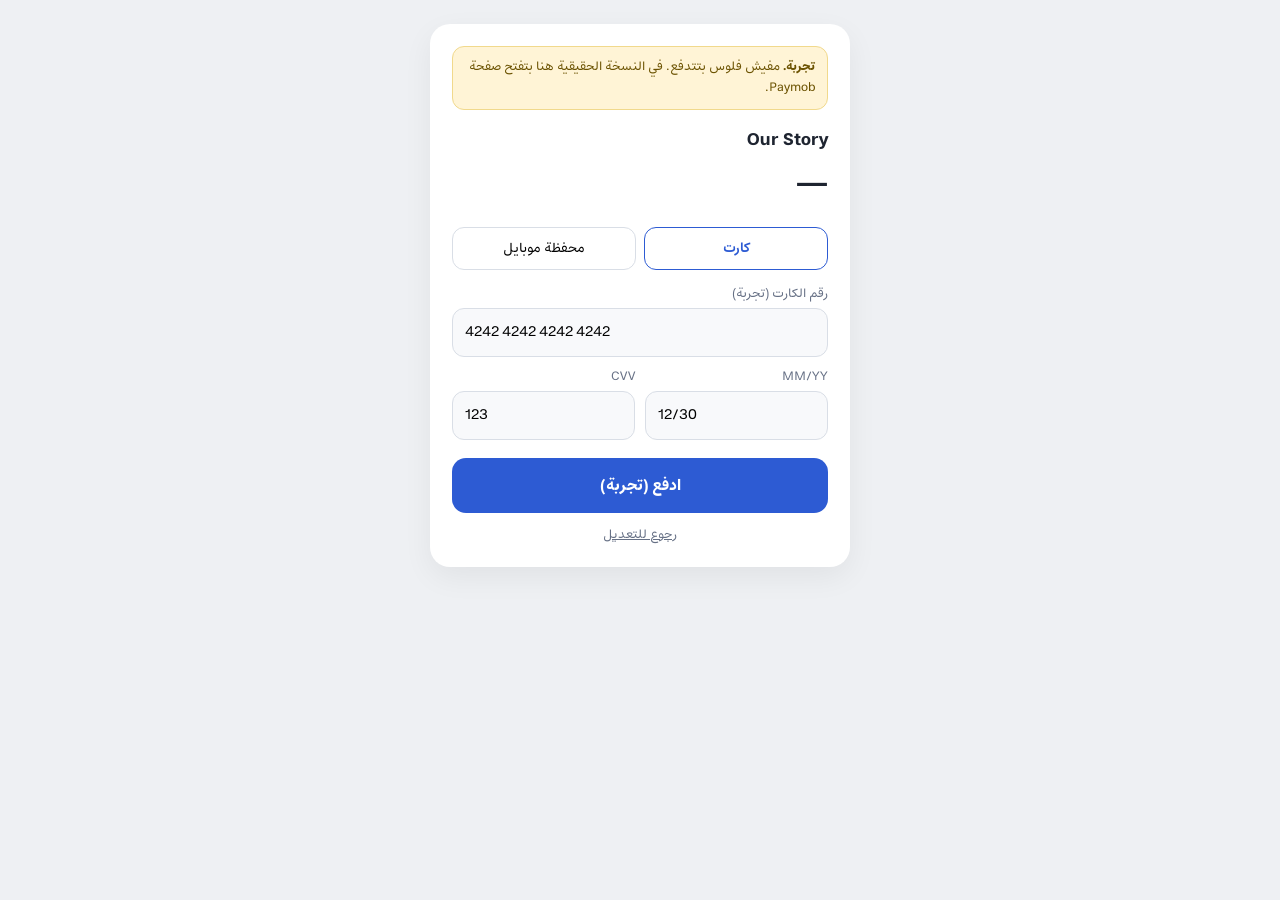
<file: pay/index.html>
<!doctype html>
<html lang="ar" dir="rtl">
<head>
<meta charset="utf-8">
<meta name="viewport" content="width=device-width,initial-scale=1">
<meta name="robots" content="noindex">
<title>دفع تجريبي — Our Story</title>
<link rel="icon" href="../assets/favicon-64.png" type="image/png">
<link rel="preconnect" href="https://api.fontshare.com" crossorigin>
<link href="https://api.fontshare.com/v2/css?f[]=zodiak@400,700,401&display=swap" rel="stylesheet">
<link rel="stylesheet" href="../assets/fonts.css?v=10">
<style>
:root{--bg:#EEF0F3;--ink:#1E2430;--soft:#667085;--line:#D9DEE6;--acc:#2D5BD3}
*{box-sizing:border-box;margin:0;padding:0}
body{background:var(--bg);color:var(--ink);font-family:'Estedad',system-ui,sans-serif;min-height:100vh;display:flex;align-items:flex-start;justify-content:center;padding:24px 16px}
.box{background:#fff;border-radius:20px;max-width:420px;width:100%;padding:22px;box-shadow:0 10px 30px rgba(0,0,0,.06)}
.demo{background:#FFF4D6;border:1px solid #F1D98C;color:#6B5200;border-radius:12px;padding:10px 12px;font-size:13px;margin-bottom:16px;line-height:1.6}
h1{font-size:18px;margin-bottom:4px}
.amt{font-size:32px;font-weight:700;margin:6px 0 16px}
.tabs{display:grid;grid-template-columns:1fr 1fr;gap:8px;margin-bottom:14px}
.tabs button{border:1.5px solid var(--line);background:#fff;border-radius:12px;padding:10px;font:inherit;font-size:14px;cursor:pointer}
.tabs button.on{border-color:var(--acc);color:var(--acc);font-weight:600}
label{display:block;font-size:13px;color:var(--soft);margin:10px 0 4px}
input{width:100%;padding:12px;border:1.5px solid var(--line);border-radius:12px;font:inherit;font-size:15px;direction:ltr;text-align:left;background:#F8F9FB}
.r2{display:grid;grid-template-columns:1fr 1fr;gap:10px}
.go{width:100%;margin-top:18px;border:0;background:var(--acc);color:#fff;border-radius:14px;padding:15px;font:inherit;font-size:16px;font-weight:700;cursor:pointer}
.go:disabled{opacity:.6}
.back{display:block;text-align:center;margin-top:12px;font-size:13px;color:var(--soft)}
</style>
</head>
<body>
<div class="box">
  <div class="demo"><b>تجربة.</b> مفيش فلوس بتتدفع. في النسخة الحقيقية هنا بتفتح صفحة Paymob.</div>
  <h1 id="ttl">Our Story</h1>
  <div class="amt" id="amt">—</div>
  <div class="tabs"><button class="on" data-t="card">كارت</button><button data-t="wallet">محفظة موبايل</button></div>
  <div id="card"><label>رقم الكارت (تجربة)</label><input value="4242 4242 4242 4242" readonly><div class="r2"><div><label>MM/YY</label><input value="12/30" readonly></div><div><label>CVV</label><input value="123" readonly></div></div></div>
  <div id="wallet" hidden><label>رقم المحفظة (تجربة)</label><input value="010 0000 0000" readonly></div>
  <button class="go" id="go">ادفع (تجربة)</button>
  <a class="back" href="../start/">رجوع للتعديل</a>
</div>
<script src="../assets/config.js?v=10"></script>
<script src="../assets/api.js?v=10"></script>
<script>
(function () {
  var API = OS_API, CFG = OS_CONFIG, id = new URLSearchParams(location.search).get('id');
  if (API.live || !API.demoPay) { document.body.innerHTML = '<p style="padding:40px">الصفحة دي للتجربة بس.</p>'; return; }
  API.demoInfo(id).then(function (r) {
    if (!r) { document.getElementById('amt').textContent = 'الطلب مش موجود'; document.getElementById('go').disabled = true; return; }
    document.getElementById('ttl').textContent = CFG.plans[r.plan].ar + ' — هدية لـ' + (r.her || '');
    document.getElementById('amt').textContent = r.amount + ' ' + CFG.currency;
  });
  document.querySelectorAll('.tabs button').forEach(function (b) {
    b.onclick = function () {
      document.querySelectorAll('.tabs button').forEach(function (x) { x.classList.toggle('on', x === b); });
      document.getElementById('card').hidden = b.dataset.t !== 'card'; document.getElementById('wallet').hidden = b.dataset.t !== 'wallet';
    };
  });
  document.getElementById('go').onclick = function () {
    var g = this; g.disabled = true; g.textContent = 'جاري الدفع…';
    setTimeout(function () { API.demoPay(id).then(function () { location.href = '../done/?id=' + encodeURIComponent(id); }); }, 1100);
  };
})();
</script>
</body>
</html>
</file>
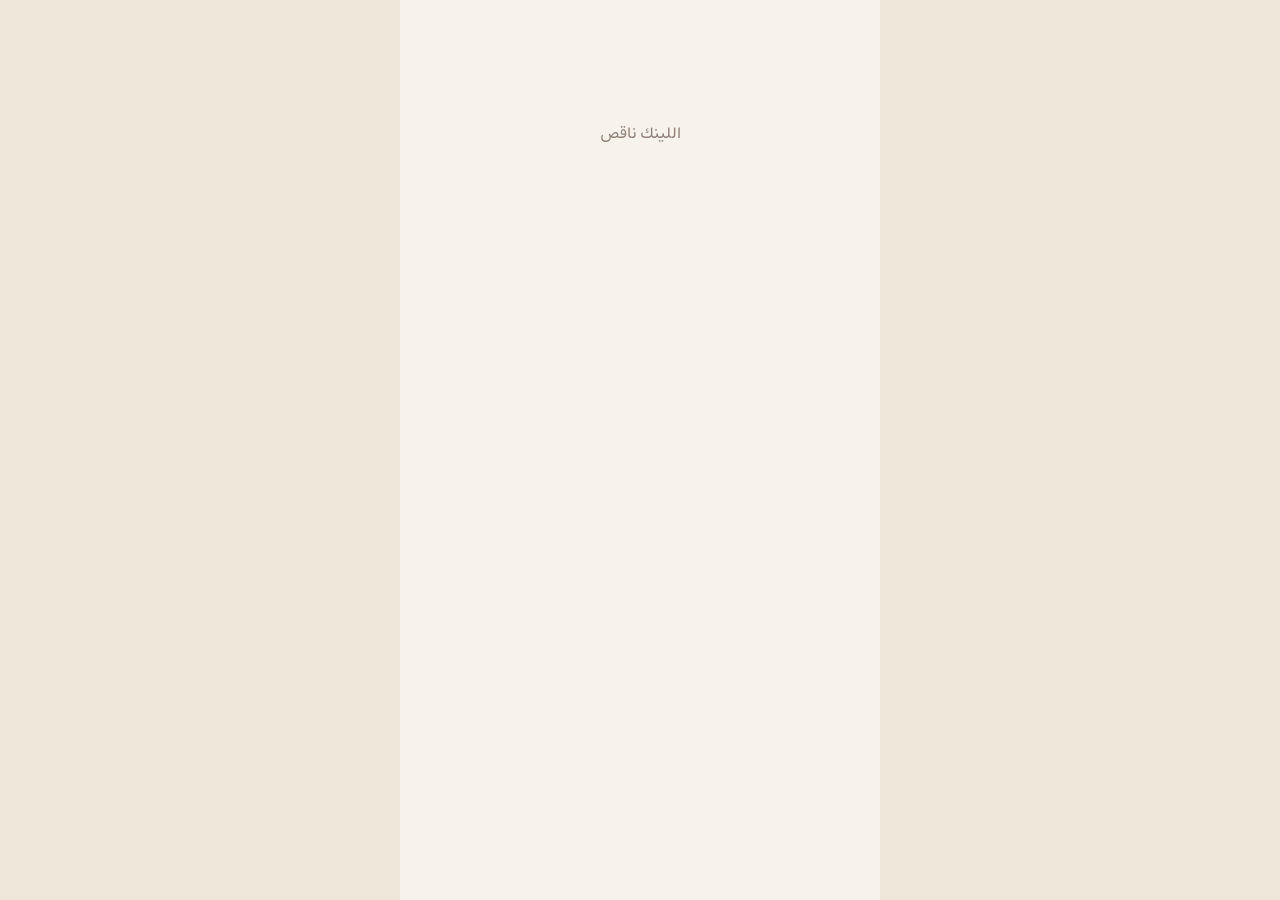
<file: s/index.html>
<!doctype html>
<html lang="ar" dir="rtl">
<head>
<meta charset="utf-8">
<meta name="viewport" content="width=device-width,initial-scale=1,viewport-fit=cover">
<meta name="robots" content="noindex,nofollow">
<title>Our Story</title>
<meta property="og:title" content="فيه حاجة مستنياكي">
<meta property="og:description" content="افتحيها لما تبقي لوحدك.">
<link rel="icon" href="../assets/favicon-64.png" type="image/png">
<link rel="preconnect" href="https://api.fontshare.com" crossorigin>
<link href="https://api.fontshare.com/v2/css?f[]=zodiak@400,700,401&display=swap" rel="stylesheet">
<link rel="stylesheet" href="../assets/fonts.css?v=10">
<link rel="stylesheet" href="../assets/story.css?v=10">
</head>
<body>
<div class="os" id="root"><div class="empty">…</div></div>
<script src="../assets/config.js?v=10"></script>
<script src="../assets/api.js?v=10"></script>
<script src="../assets/render.js?v=10"></script>
<script>
(function () {
  var R = window.OS_RENDER, API = window.OS_API, root = document.getElementById('root');
  var q = new URLSearchParams(location.search);
  var opts = { resolve: API.mediaUrl };

  function show(data, plan) { opts.plan = plan; R.mount(root, data, opts); }

  /* 1) معاينة جوه البيلدر: البيانات بتيجي بـpostMessage */
  if (q.get('embed')) {
    opts.preview = true; document.body.classList.add('embed');
    var lastKey = '';
    addEventListener('message', function (e) {
      if (e.origin !== location.origin || !e.data || e.data.type !== 'os:data') return;
      var key = JSON.stringify(e.data.data) + e.data.plan;
      if (key === lastKey) return; lastKey = key;
      var y = scrollY;
      R.mount(root, e.data.data, Object.assign({}, opts, { plan: e.data.plan }));
      if (e.data.keepScroll) scrollTo(0, y);
      if (e.data.jump) { var el = root.querySelector(e.data.jump); if (el) el.scrollIntoView(); }
    });
    parent.postMessage({ type: 'os:ready' }, location.origin);
    return;
  }

  /* 2) ديمو صفحة البيع */
  if (q.get('demo')) {
    /* ?shot=letter → قسم واحد بس، ظاهر على طول (للقطات صفحة البيع) */
    var shot = q.get('shot');
    if (shot) { opts.noIntro = true; opts.still = true; }
    else if (q.get('intro') === '0') opts.noIntro = true;
    else if (q.get('auto')) opts.autoOpen = +q.get('auto') || 2400;
    show(R.DEMO, 'full');
    if (shot) {
      document.body.classList.add('shot');
      root.querySelectorAll('[data-s]').forEach(function (el) { if (shot.split(',').indexOf(el.getAttribute('data-s')) < 0) el.remove(); });
      root.querySelectorAll('.foot,.pv').forEach(function (el) { el.remove(); });
      root.querySelectorAll('.rv,.paperl p,.phone,.t').forEach(function (el) { el.classList.add('in'); });
    }
    return;
  }

  /* 3) صفحة العميل الحقيقية */
  var slug = q.get('s') || location.hash.slice(1);
  if (!slug) { root.innerHTML = '<div class="empty">اللينك ناقص</div>'; return; }
  API.getPublic(slug).then(function (r) {
    if (!r) { root.innerHTML = '<div class="empty">الصفحة دي مش موجودة أو لسه ما اتفعّلتش</div>'; return; }
    if (r.locked) { R.locked(root, r); return; }
    if (r.secret) {
      R.secretGate(root, r, function (h) {
        return API.getPublic(slug, h).then(function (r2) {
          if (!r2 || r2.secret || !r2.data) return false;
          document.title = 'Our Story — ' + (r2.data.herEn || r2.data.her || '');
          opts.noIntro = true; show(r2.data, r2.plan); scrollTo(0, 0); return true;
        });
      });
      return;
    }
    document.title = 'Our Story — ' + (r.data.herEn || r.data.her || '');
    show(r.data, r.plan);
  }).catch(function () { root.innerHTML = '<div class="empty">حصلت مشكلة في التحميل. جرّبي تاني كمان شوية</div>'; });
})();
</script>
</body>
</html>
</file>
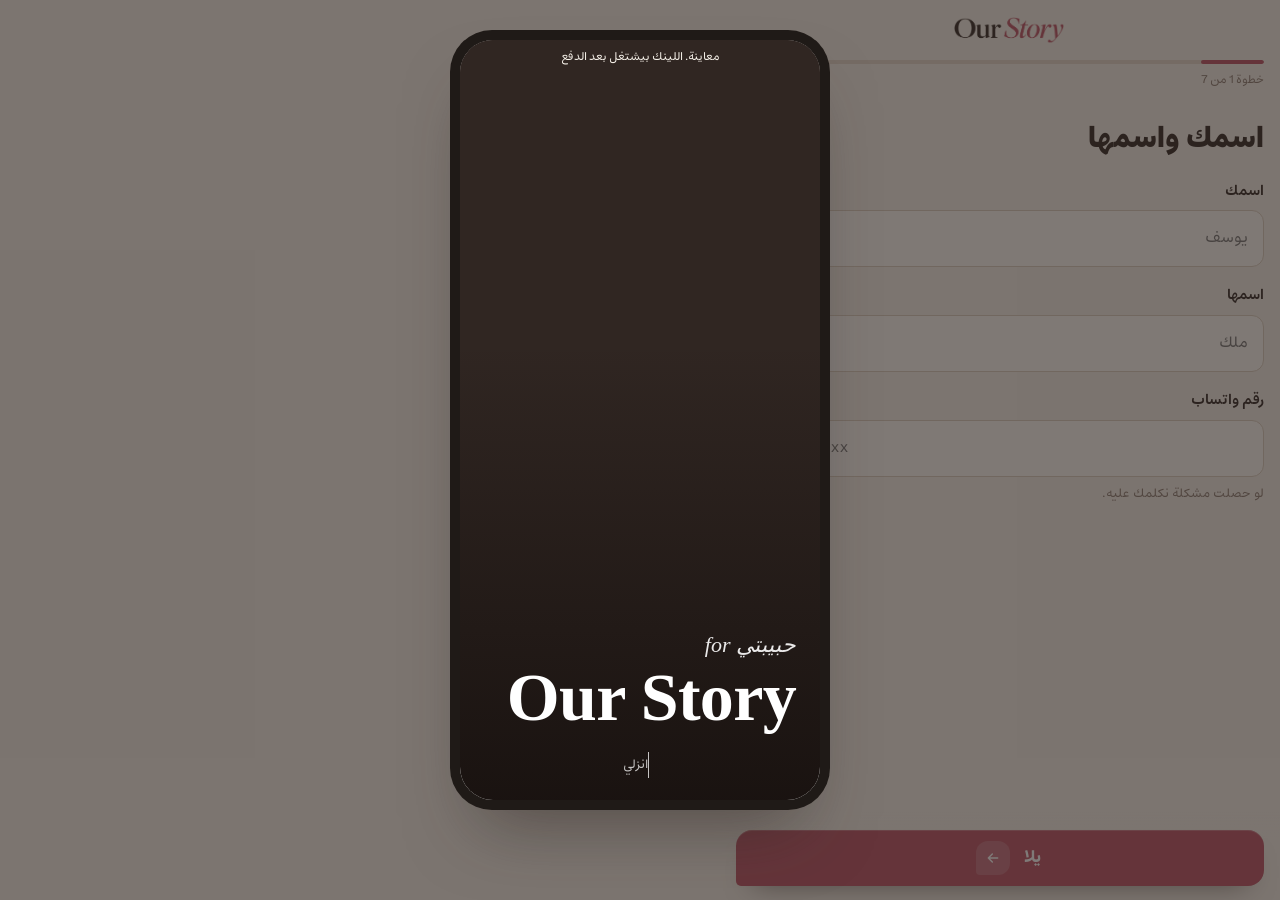
<file: start/index.html>
<!doctype html>
<html lang="ar" dir="rtl">
<head>
<meta charset="utf-8">
<meta name="viewport" content="width=device-width,initial-scale=1,viewport-fit=cover">
<meta name="robots" content="noindex">
<title>اعمل حكايتكم — Our Story</title>
<link rel="icon" href="../assets/favicon-64.png" type="image/png">
<link rel="preconnect" href="https://api.fontshare.com" crossorigin>
<link href="https://api.fontshare.com/v2/css?f[]=zodiak@400,700,401&display=swap" rel="stylesheet">
<link rel="stylesheet" href="../assets/fonts.css?v=10">
<link rel="stylesheet" href="../assets/ui.css?v=10">
<script>document.documentElement.classList.add("js")</script>
<style>
:root{--bg:#F7F2EA;--card:#FFFFFF;--ink:#302622;--soft:#8C7C72;--line:#E2D6C8;--acc:#BD5265;--acc2:#A54558;--tint:#EBD6D2;--ok:#4E7A4A;--en:'Zodiak',Georgia,serif;--ar:'Estedad',system-ui,sans-serif}
*{box-sizing:border-box;margin:0;padding:0}
body{background:var(--bg);color:var(--ink);font-family:var(--ar);line-height:1.7;-webkit-font-smoothing:antialiased;overflow-x:hidden}
button,input,textarea,select{font:inherit;color:inherit}
.en{font-family:var(--en);direction:ltr;unicode-bidi:isolate}

/* layout: البيلدر يمين والمعاينة شمال على الديسكتوب */
.app{display:grid;grid-template-columns:minmax(0,1fr);min-height:100vh}
@media(min-width:980px){.app{grid-template-columns:minmax(0,560px) 1fr;}.pvwrap{position:sticky;top:0;height:100vh;display:flex!important;align-items:center;justify-content:center;background:#EFE6DA}.pvbtn{display:none!important}.pvclose{display:none!important}}
.main{padding:0 16px 130px;max-width:560px;width:100%;margin:0 auto}

.top{position:sticky;top:0;z-index:20;background:var(--bg);padding:12px 0 10px}
.toprow{display:flex;align-items:center;justify-content:space-between;gap:10px}
.back{background:none;border:0;font-size:14px;font-weight:600;color:var(--soft);cursor:pointer;padding:6px 0;opacity:0;pointer-events:none;transform:translateX(8px);transition:opacity .4s,transform .5s var(--e-out),color .3s}
.back.on{opacity:1;pointer-events:auto;transform:none}
.back:hover{color:var(--ink)}
.logo{width:110px;height:auto;display:block}
.saved{font-size:12px;color:var(--soft);min-width:60px;text-align:left}
.saved.flash{animation:svd .6s var(--e-out)}
@keyframes svd{from{opacity:0;transform:translateY(-4px)}}
.prog{height:4px;background:#E6DACC;margin-top:12px;overflow:hidden;border-radius:4px}
.prog i{display:block;height:100%;background:var(--acc);border-radius:4px;transition:width .9s var(--e-out);position:relative;overflow:hidden}
.prog i::after{content:"";position:absolute;inset:0;background:linear-gradient(90deg,transparent,rgba(255,255,255,.55),transparent);transform:translateX(120%);animation:shim 2.4s var(--e-io) infinite}
@keyframes shim{to{transform:translateX(-120%)}}
.stepn{font-size:12px;color:var(--soft);margin-top:6px}

@keyframes in{from{opacity:0;transform:translateY(10px)}}
.step>*{animation:stF .7s var(--e-out) both}
.step.bwd>*{animation-name:stB}
.step>*:nth-child(2){animation-delay:.05s}.step>*:nth-child(3){animation-delay:.1s}.step>*:nth-child(4){animation-delay:.15s}.step>*:nth-child(5){animation-delay:.2s}.step>*:nth-child(6){animation-delay:.25s}.step>*:nth-child(n+7){animation-delay:.3s}
@keyframes stF{from{opacity:0;transform:translateX(-26px)}}
@keyframes stB{from{opacity:0;transform:translateX(26px)}}
h1{font-size:30px;font-weight:800;line-height:1.35;margin:20px 0 4px}
.lead{color:var(--soft);font-size:15px;margin-bottom:20px}

.f{margin-bottom:16px}
.f label{display:block;font-weight:600;font-size:15px;margin-bottom:6px}
.f label small{font-weight:400;color:var(--soft);font-size:13px}
.in{width:100%;padding:14px 15px;border:1.5px solid #DDD0C1;border-radius:12px 12px 12px 4px;background:#FFFDF8;font-size:16px;outline:none;transition:border-color .3s,box-shadow .4s var(--e-out),background-color .3s}
.in:hover{border-color:#CDBBA8}
.in:focus{border-color:var(--acc);box-shadow:0 0 0 4px rgba(189,82,101,.12);background:#fff}
.in.bad{border-color:var(--acc);background:#FFF5F3;animation:bad .45s}
@keyframes bad{20%,60%{transform:translateX(-5px)}40%,80%{transform:translateX(5px)}}
textarea.in{min-height:120px;resize:vertical;line-height:1.8}
.err{color:var(--acc);font-size:13px;min-height:0}
.row2{display:grid;grid-template-columns:1fr 1fr;gap:10px}
.hint{font-size:13px;color:var(--soft);margin-top:6px}

.magic{border-top:1px solid var(--line);border-bottom:1px solid var(--line);padding:18px 0;text-align:center;margin:6px 0 18px}
.magic:not([hidden]){animation:pop .7s var(--e-spring)}
@keyframes pop{from{opacity:0;transform:scale(.92)}}
.magic b{display:block;font-family:var(--en);font-weight:700;font-size:52px;line-height:1;color:var(--acc);direction:ltr}
.magic span{font-size:14px;color:var(--soft)}

.chips{display:flex;flex-wrap:wrap;gap:8px}
.chip{border:1.5px solid #DDD0C1;background:#FFFDF8;border-radius:12px 12px 12px 4px;padding:10px 14px;font-size:14px;cursor:pointer;transition:background-color .3s,border-color .3s,color .3s,transform .4s var(--e-out);text-align:right;line-height:1.6}
@media(hover:hover){.chip:hover{border-color:var(--ink)}}
.chip.on{background:var(--ink);border-color:var(--ink);color:#fff;animation:chipOn .5s var(--e-spring)}
@keyframes chipOn{from{transform:scale(.96)}}
#tones{gap:2px 18px;border-bottom:1px solid var(--line)}
#tones .chip{border:0;border-radius:0;padding:8px 0 10px;margin-bottom:-1px;color:var(--soft);font-weight:600;background:linear-gradient(var(--acc),var(--acc)) 0 100%/0 2px no-repeat;transition:background-size .5s var(--e-out),color .3s;animation:none}
#tones .chip:hover{color:var(--ink)}
#tones .chip.on{color:var(--ink);background-size:100% 2px;background-position:100% 100%}
#lines,#wishes,#lockQuick{flex-direction:column;gap:6px}
#lines .chip,#wishes .chip,#lockQuick .chip{width:100%}
.chip:active{transform:scale(.96)}

/* upload */
.drop{display:block;border:1.5px dashed #CDBBA8;background:#FFFDF8;border-radius:20px 20px 20px 6px;padding:34px 16px 30px;text-align:center;cursor:pointer;transition:border-color .3s,background-color .3s,transform .5s var(--e-out)}
.drop:hover,.drop.over{border-color:var(--acc);background:#FFF8F5}
.drop.over{transform:scale(1.015)}
.drop:active{transform:scale(.985)}
.drop .ic{display:block;width:54px;height:54px;margin:0 auto;border-radius:18px 18px 18px 5px;background:var(--acc) url("data:image/svg+xml,%3Csvg xmlns=%27http://www.w3.org/2000/svg%27 viewBox=%270 0 24 24%27 fill=%27none%27 stroke=%27%23fff%27 stroke-width=%272.2%27 stroke-linecap=%27round%27%3E%3Cpath d=%27M12 5v14M5 12h14%27/%3E%3C/svg%3E") center/22px no-repeat;box-shadow:0 14px 24px -14px rgba(189,82,101,.8);transition:transform .6s var(--e-spring)}
.drop:hover .ic{transform:rotate(90deg)}
.drop b{display:block;font-size:18px;margin-top:12px}
.drop span{font-size:13px;color:var(--soft)}
.drop input{display:none}
.mlist{display:grid;grid-template-columns:minmax(0,1fr);gap:0;margin-top:22px}
.mc{min-width:0;border-top:1px solid var(--line);padding:18px 0;animation:mcIn .7s var(--e-out) both}
.mc:nth-child(2){animation-delay:.06s}.mc:nth-child(3){animation-delay:.12s}.mc:nth-child(4){animation-delay:.18s}.mc:nth-child(n+5){animation-delay:.24s}
@keyframes mcIn{from{opacity:0;transform:translateY(18px)}}
.mc .hd{display:flex;gap:12px;align-items:flex-start}
.mc .th{width:92px;height:115px;border-radius:10px 10px 10px 3px;object-fit:cover;flex:none;background:#EFE6DA;position:relative}
.mc .thw{position:relative;flex:none}
.mc .up{position:absolute;inset:0;border-radius:10px 10px 10px 3px;background:rgba(42,34,30,.45);animation:upP 1.2s ease-in-out infinite;color:#fff;font-size:12px;display:grid;place-items:center}
@keyframes upP{50%{background:rgba(42,34,30,.28)}}
.mc .star{animation:pop .6s var(--e-spring);position:absolute;bottom:6px;right:6px;background:var(--acc);color:#fff;font-size:10px;border-radius:3px;padding:1px 6px}
.mc .meta{flex:1;min-width:0}
.mc .num{font-size:12px;color:var(--soft)}
.mc .ttl{width:100%;border:0;border-bottom:1.5px solid var(--line);background:none;font-size:17px;border-radius:0;font-weight:600;padding:4px 0;outline:none}
.mc .ttl:focus{border-color:var(--acc)}
.mc .dt{margin-top:8px;padding:8px 10px;border:1.5px solid #DDD0C1;border-radius:10px 10px 10px 3px;background:#FFFDF8;font-size:16px;width:100%;max-width:190px}
.mc .sel{margin:12px 0 8px;width:100%;padding:12px;border:1.5px solid #DDD0C1;border-radius:12px 12px 12px 4px;background:#FFFDF8;font-size:16px}
.mc .types{margin:12px 0 8px;display:flex;gap:6px;overflow-x:auto;padding-bottom:4px;scrollbar-width:none}
.mc .types::-webkit-scrollbar{display:none}
.mc .types .chip{white-space:nowrap;font-size:12.5px;padding:5px 11px}
.mc textarea{width:100%;min-height:96px;border:1.5px solid #DDD0C1;border-radius:12px 12px 12px 4px;padding:12px;background:#FFFDF8;font-size:16px;line-height:1.75;resize:vertical;outline:none}
.mc textarea:focus{border-color:var(--acc)}
.mc .tools{display:flex;flex-wrap:wrap;gap:4px 18px;margin-top:10px}
.tb{border:0;background:none;padding:4px 0;font-size:13.5px;color:var(--soft);cursor:pointer;font-weight:600;transition:color .3s}
.tb:hover{color:var(--ink)}
.tb.acc{color:var(--acc)}
.tb:disabled{opacity:.4}

.lst .li{display:flex;gap:8px;align-items:center;margin-bottom:8px;animation:in .45s var(--e-out)}
.lst .ix{flex:none;width:26px;font-family:var(--en);font-style:italic;color:var(--acc);font-size:17px}
.lst .in{padding:12px 13px}
.lst .x,.owrow .x{border:0;background:none;color:var(--soft);font-size:20px;cursor:pointer;padding:4px 6px}
.sug{margin-top:12px}
.sug .hint{margin:0 0 6px}
.sug .chips{gap:6px}
.sug .chip{font-size:13px;padding:8px 12px;background:transparent;border-style:dashed}
.owrow{border-top:1px solid rgba(48,38,34,.12);padding:12px 0}
.owrow:first-child{border-top:0}
.owrow .in{margin-bottom:6px}
.owrow textarea.in{min-height:84px}
.bub{display:flex;gap:8px;align-items:center;margin-bottom:8px}
.bub .who{flex:none;border:1.5px solid #DDD0C1;background:#FFFDF8;border-radius:12px 12px 12px 4px;padding:12px 10px;font-size:13.5px;cursor:pointer;min-width:62px;transition:background-color .3s,color .3s}
.bub .who.her{background:var(--acc);border-color:var(--acc);color:#fff}
.bub .in{padding:12px;font-size:16px}
.bub .x{border:0;background:none;color:var(--soft);font-size:18px;cursor:pointer;padding:4px}

.themes{display:flex;gap:12px}
.sw{flex:1;border:1.5px solid transparent;border-radius:14px 14px 14px 4px;padding:10px;background:#FFFDF8;cursor:pointer;text-align:center;font-size:13px;transition:border-color .3s,transform .5s var(--e-out)}
@media(hover:hover){.sw:hover{transform:translateY(-3px)}}
.sw.on{border-color:var(--ink)}
.sw i{display:block;height:44px;border-radius:8px 8px 8px 2px;margin-bottom:6px;transition:transform .6s var(--e-spring)}
.sw.on i{transform:scale(1.04)}
.prem{background:var(--tint);border-radius:20px 20px 20px 6px;padding:18px 16px;margin-top:26px;position:relative}
.prem .tag{display:block;color:var(--acc);font-size:13px;font-weight:700;margin-bottom:2px}
.prem h3{font-size:17px;margin-bottom:2px}
.prem .p{font-size:13.5px;color:var(--soft);margin-bottom:12px}
.rec{display:flex;gap:8px;flex-wrap:wrap;align-items:center}
.recbtn{min-width:96px}
.recbtn.on{animation:pulse 1.2s infinite}
@keyframes pulse{50%{box-shadow:0 0 0 8px rgba(180,84,90,.18)}}
.rec audio{width:100%;margin-top:8px}
.tog{display:flex;align-items:center;justify-content:space-between;gap:10px;padding:12px 0;border-top:1px solid rgba(48,38,34,.12)}
.tog:first-of-type{border-top:0}
.sw2{width:50px;height:30px;border-radius:99px;background:#DDD0C2;position:relative;border:0;cursor:pointer;flex:none;transition:background-color .35s}
.sw2::after{content:"";position:absolute;top:3px;right:3px;width:24px;height:24px;border-radius:50%;background:#fff;box-shadow:0 2px 6px rgba(48,38,34,.25);transition:right .5s var(--e-spring),width .3s}
.sw2:active::after{width:30px}
.sw2.on{background:var(--acc)}.sw2.on::after{right:23px}
.sw2.on:active::after{right:17px}
.sub:not([hidden]){animation:in .5s var(--e-out)}
.sub{padding:6px 0 12px}

/* plans */
.plans{display:grid;gap:12px;margin:6px 0 16px}
.plan{border:1.5px solid var(--line);background:#FFFDF8;border-radius:18px 18px 18px 5px;padding:16px;cursor:pointer;position:relative;text-align:right;font:inherit;color:inherit;transition:border-color .35s,background-color .35s,transform .5s var(--e-out),box-shadow .5s var(--e-out)}
@media(hover:hover){.plan:hover{transform:translateY(-3px)}}
.plan:active{transform:scale(.985)}
.plan.on{border-color:var(--acc);background:#F8ECE9;box-shadow:0 18px 30px -24px rgba(189,82,101,.7)}
.plan .badge{display:block;color:var(--acc);font-size:12.5px;font-weight:700;margin-bottom:2px}
.plan .ph{display:flex;justify-content:space-between;align-items:baseline;gap:10px}
.plan .ph b{font-size:18px}
.plan .ph .pr{font-family:var(--en);font-size:30px;font-weight:700;direction:ltr}
.plan .ph .pr small{font-size:14px;font-weight:500}
.plan ul{list-style:none;margin-top:8px;font-size:14px;color:#4c3f38}
.plan li{padding-right:20px;position:relative;margin-bottom:3px}
.plan li::before{content:"";position:absolute;right:4px;top:.8em;width:6px;height:6px;border-radius:50%;background:var(--acc)}
.plan{padding-right:46px}
.plan .radio{position:absolute;top:20px;right:16px;width:20px;height:20px;border-radius:50%;border:2px solid var(--line);transition:border-width .45s var(--e-spring),border-color .3s}
.plan.on .radio{border:6px solid var(--acc)}
.plan .ph .pr{white-space:nowrap}
.plan .ph .nm .en{display:block;line-height:1.2}
.guar{display:flex;gap:12px;background:var(--tint);border-radius:16px 16px 16px 4px;padding:14px;margin:12px 0;font-size:14px}
.guar b{display:block}
.pm{font-size:12.5px;color:var(--soft);text-align:center;margin-top:8px}
.warnx{background:#FFF5E6;border:1px solid #F0DDB8;border-radius:14px;padding:10px 12px;font-size:13px;margin-bottom:12px}

/* bottom bar */
.bar{position:fixed;bottom:0;right:0;left:0;z-index:30;background:linear-gradient(180deg,rgba(247,242,234,0),var(--bg) 30%);padding:18px 16px calc(14px + env(safe-area-inset-bottom))}
@media(min-width:980px){.bar{left:auto;width:560px}}
.bar .in2{max-width:528px;margin:0 auto;display:flex;gap:10px}
.bar .go{flex:1;font-size:17px}
.bar .skip{flex:none}

/* preview */
.pvwrap{display:none;position:fixed;inset:0;z-index:50;background:rgba(42,34,30,.6);align-items:center;justify-content:center;padding:14px 14px 74px}
.pvwrap.open{display:flex}
.phone{width:min(380px,100%);height:min(780px,calc(100vh - 80px));border-radius:42px;background:#1f1a17;padding:10px;box-shadow:0 40px 70px -30px rgba(48,38,34,.55)}
.pvwrap.open{animation:fade .35s}
.pvwrap.open .phone{animation:phIn .7s var(--e-spring)}
@keyframes fade{from{opacity:0}}
@keyframes phIn{from{opacity:0;transform:translateY(40px) scale(.94)}}
.phone iframe{width:100%;height:100%;border:0;border-radius:33px;background:#fff;display:block}
.pvclose{position:absolute;bottom:18px;left:50%;translate:-50% 0}
.bar .pvbtn{flex:none;padding:0 16px}
.bar .skip{padding:0 16px}
@media(max-width:360px){.bar .in2{gap:8px}.bar .pvbtn,.bar .skip{padding:0 12px;font-size:14px}.bar .go{font-size:16px}}
.toast{position:fixed;left:50%;top:16px;transform:translate(-50%,-120px);background:var(--ink);color:#fff;padding:12px 18px;border-radius:14px 14px 14px 4px;font-size:14px;transition:transform .6s var(--e-spring);z-index:80;max-width:90vw;text-align:center;box-shadow:0 18px 30px -18px rgba(48,38,34,.6)}
.toast.show{transform:translate(-50%,0)}
.center{text-align:center}
</style>
</head>
<body>
<div class="app">
  <div class="main">
    <div class="top">
      <div class="toprow"><button class="back" id="back">→ رجوع</button><img class="logo" src="../assets/logo.png" alt="Our Story" width="110" height="26"><span class="saved" id="saved"></span></div>
      <div class="prog"><i id="progBar"></i></div>
      <div class="stepn" id="stepn"></div>
    </div>
    <div id="stage"></div>
  </div>
  <div class="pvwrap" id="pvwrap"><button class="pvclose btn paper sm na" id="pvclose">رجوع</button><div class="phone"><iframe id="pv" src="../s/?embed=1" title="المعاينة"></iframe></div></div>
</div>
<div class="bar"><div class="in2"><button class="pvbtn btn paper na" id="pvbtn" type="button">معاينة</button><button class="skip btn paper na" id="skip" hidden>تخطّي</button><button class="go btn" id="go">يلا</button></div></div>
<div class="toast" id="toast"></div>

<script src="../assets/config.js?v=10"></script>
<script src="../assets/api.js?v=10"></script>
<script src="../assets/phrases.js?v=10"></script>
<script src="../assets/render.js?v=10"></script>
<script src="../assets/img.js?v=10"></script>
<script src="../assets/motion.js?v=10"></script>
<script>
(function () {
  var CFG = OS_CONFIG, API = OS_API, P = OS_PHRASES, R = OS_RENDER;
  var $ = function (id) { return document.getElementById(id); };
  var esc = R.esc;
  var DAY = 864e5;
  var S = { id: null, token: null, step: 0, plan: 'full', email: '', data: { theme: 'rose', moments: [], chat: { msgs: [] }, song: {}, lock: {}, secret: {}, openWhen: {}, surprise: {} } };
  var D = S.data;
  var pending = 0;

  var STEPS = [
    { key: 'names', title: 'اسمك واسمها', lead: '', btn: 'يلا', jump: '.cover' },
    { key: 'when', title: 'أول مرة شوفتها كانت إمتى؟', lead: 'تقريبي عادي.', btn: 'كمّل', jump: '.clock' },
    { key: 'photos', title: 'صوركم', lead: 'اختارهم كلهم مرة واحدة.', btn: 'كمّل', jump: '.tl' },
    { key: 'chat', title: 'أول رسالة بينكم', lead: 'مش فاكرها؟ تخطّاها.', btn: 'كمّل', skip: true, jump: '.chat' },
    { key: 'letter', title: 'الجواب', lead: 'اختار أسلوب، وعدّل براحتك.', btn: 'كمّل', jump: '.paperl' },
    { key: 'love', title: 'حاجات بتحبها فيها', lead: 'كل واحدة بتبقى كارت تقلبه بإيدها.', btn: 'كمّل', skip: true, jump: '.rgrid' },
    { key: 'touch', title: 'آخر لمسة', lead: '', btn: 'شوفها', jump: '.cover' },
    { key: 'pay', title: 'جاهزة', lead: 'اتفرج عليها، وبعدين ادفع.', btn: 'ادفع', jump: '.cover' }
  ];

  /* ---------- helpers ---------- */
  function toArabicDigits(s) { return String(s || '').replace(/[٠-٩]/g, function (d) { return '٠١٢٣٤٥٦٧٨٩'.indexOf(d); }); }
  function phoneOk(p) { p = toArabicDigits(p).replace(/[\s-]/g, '').replace(/^\+?20/, '0'); return /^01[0125]\d{8}$/.test(p) ? p : null; }
  function days() { return D.met ? R.daysSince(D.met) : ''; }
  function vars() { return { her: D.her || '', him: D.him || '', days: days() ? days().toLocaleString('en') : '', age: D.age || '' }; }
  function fill(s) { return P.fill(s, vars()); }
  function today() { var t = new Date(), p = function (n) { return (n < 10 ? '0' : '') + n; }; return t.getFullYear() + '-' + p(t.getMonth() + 1) + '-' + p(t.getDate()); }
  var tt; function toast(m) { var t = $('toast'); t.textContent = m; t.classList.add('show'); clearTimeout(tt); tt = setTimeout(function () { t.classList.remove('show'); }, 2600); }
  function maxMoments() { return CFG.plans.full.maxMoments; }
  function usesFull() { return !!(D.voice || (D.lock && D.lock.on) || (D.secret && D.secret.on) || (D.openWhen && D.openWhen.on) || (D.surprise && D.surprise.on) || D.moments.length > CFG.plans.story.maxMoments); }

  /* ---------- save + preview ---------- */
  var saveT, pvT, pvReady = false;
  function changed(opt) {
    clearTimeout(saveT); clearTimeout(pvT);
    $('saved').textContent = '…';
    saveT = setTimeout(save, 700);
    pvT = setTimeout(function () { sendPreview(opt && opt.jump); }, 250);
  }
  function save() {
    if (!S.id) return Promise.resolve();
    var clean = JSON.parse(JSON.stringify(D, function (k, v) { return k === '_local' ? undefined : v; }));
    return API.saveDraft(S.id, S.token, clean).then(function () { var sv = $('saved'); sv.textContent = 'اتحفظ'; sv.classList.remove('flash'); void sv.offsetWidth; sv.classList.add('flash'); })
      .catch(function () { $('saved').textContent = 'مش متحفظ!'; });
  }
  function previewData() {
    var d = JSON.parse(JSON.stringify(D));
    d.moments = d.moments.filter(function (m) { return m.img; });
    if (!d.cover && d.moments[0]) d.cover = d.moments[0].img;
    return d;
  }
  function sendPreview(jump) {
    if (!pvReady) return;
    $('pv').contentWindow.postMessage({ type: 'os:data', data: previewData(), plan: S.plan === 'full' || usesFull() ? 'full' : 'story', keepScroll: !jump, jump: jump || null }, location.origin);
  }
  addEventListener('message', function (e) { if (e.origin === location.origin && e.data && e.data.type === 'os:ready') { pvReady = true; sendPreview(STEPS[S.step].jump); } });
  $('pvbtn').onclick = function () { $('pvwrap').classList.add('open'); sendPreview(STEPS[S.step].jump); };
  $('pvclose').onclick = function () { $('pvwrap').classList.remove('open'); };

  /* ---------- step renderers ---------- */
  function field(id, label, opts) {
    opts = opts || {};
    return '<div class="f"><label for="' + id + '">' + label + '</label>' +
      (opts.area ? '<textarea class="in" id="' + id + '" placeholder="' + (opts.ph || '') + '">' + esc(opts.val || '') + '</textarea>'
        : '<input class="in" id="' + id + '" type="' + (opts.type || 'text') + '" ' + (opts.attrs || '') + ' placeholder="' + (opts.ph || '') + '" value="' + esc(opts.val || '') + '">') +
      '<div class="err" id="' + id + 'Err"></div>' + (opts.hint ? '<div class="hint">' + opts.hint + '</div>' : '') + '</div>';
  }

  var V = {};
  V.names = function () {
    var s = S._reg || {};
    return field('fHim', 'اسمك', { val: D.him, ph: 'يوسف', attrs: 'autocomplete="given-name" maxlength="30"' }) +
      field('fHer', 'اسمها', { val: D.her, ph: 'ملك', attrs: 'maxlength="30"' }) +
      (S.id ? '' : field('fPhone', 'رقم واتساب', { val: s.phone || '', ph: '01xxxxxxxxx', type: 'tel', attrs: 'inputmode="tel" autocomplete="tel" maxlength="16" dir="ltr"', hint: 'لو حصلت مشكلة نكلمك عليه.' }));
  };
  V.when = function () {
    var dt = (D.met || '').split('T');
    return '<div class="f"><label for="fMet">التاريخ</label><input class="in" id="fMet" type="date" max="' + today() + '" value="' + esc(dt[0] || '') + '"><div class="err" id="fMetErr"></div></div>' +
      '<div class="magic" id="magic" ' + (D.met ? '' : 'hidden') + '><b id="mDays">0</b><span>يوم لحد النهارده</span></div>' +
      '<div class="row2">' + field('fTime', 'الساعة <small>(لو فاكر)</small>', { type: 'time', val: dt[1] || '' }) + field('fAge', 'هتتم كام سنة؟', { type: 'number', val: D.age || '', attrs: 'inputmode="numeric" min="14" max="99"' }) + '</div>' +
      field('fHerEn', 'اسمها بالإنجليزي <small>(للغلاف)</small>', { val: D.herEn, ph: 'Malak', attrs: 'dir="ltr" maxlength="24" autocapitalize="words"' });
  };
  V.photos = function () {
    return '<label class="drop" id="drop"><input type="file" id="fFiles" accept="image/*" multiple><span class="ic"></span><b>اختار الصور</b><span>لحد ' + maxMoments() + ' صورة</span></label>' +
      '<div class="mlist" id="mlist"></div>';
  };
  V.chat = function () {
    if (!D.chat.msgs.length) D.chat.msgs = [{ from: 'him', t: '' }, { from: 'her', t: '' }];
    return '<div id="bubs"></div><button class="tb" id="addBub">+ رسالة كمان</button>' +
      '<div class="f" style="margin-top:16px"><label for="fChatDate">كانت إمتى؟</label><input class="in" id="fChatDate" type="date" max="' + today() + '" value="' + esc(D.chat.date || '') + '"></div>';
  };
  V.letter = function () {
    return '<div class="f"><label>الأسلوب</label><div class="chips" id="tones">' + P.letters.map(function (l) { return '<button class="chip" data-k="' + l.key + '">' + l.label + '</button>'; }).join('') + '</div></div>' +
      '<div class="f"><label for="fLetter">الجواب</label><textarea class="in" id="fLetter" style="min-height:300px">' + esc(D.letter || '') + '</textarea></div>' +
      '<div class="f"><label>الأمنية اللي في الآخر</label><div class="chips" id="wishes">' + P.wishes.map(function (w, i) { return '<button class="chip" data-i="' + i + '">' + esc(fill(w)).slice(0, 34) + '…</button>'; }).join('') + '</div>' +
      '<textarea class="in" id="fWish" style="min-height:70px;margin-top:8px">' + esc(D.wish || '') + '</textarea></div>';
  };
  V.love = function () {
    return '<div class="f"><label>حاجات بتحبها فيها <small>(لحد 12)</small></label><div class="lst" id="rList"></div><button class="tb acc" id="rAdd">+ حاجة كمان</button>' +
      '<div class="sug"><div class="hint">اضغط على اقتراح يتضاف</div><div class="chips" id="rSug"></div></div></div>' +
      '<div class="f" style="margin-top:26px"><label>وعود ليها <small>(لحد 8)</small></label><div class="lst" id="pList"></div><button class="tb acc" id="pAdd">+ وعد كمان</button>' +
      '<div class="sug"><div class="hint">اضغط على اقتراح يتضاف</div><div class="chips" id="pSug"></div></div></div>';
  };
  V.touch = function () {
    var themes = [['rose', 'وردي', '#B4545A', '#F2D9D2'], ['sage', 'زيتوني', '#5E7A55', '#DCE5D2'], ['lilac', 'ليلكي', '#7E5A9A', '#E6DAF0']];
    var lines = P.coverLines.filter(function (l) { return l.indexOf('{age}') < 0 || D.age; });
    return '<div class="f"><label>لون الصفحة</label><div class="themes">' + themes.map(function (t) { return '<button class="sw' + (D.theme === t[0] ? ' on' : '') + '" data-t="' + t[0] + '"><i style="background:linear-gradient(135deg,' + t[3] + ' 50%,' + t[2] + ' 50%)"></i>' + t[1] + '</button>'; }).join('') + '</div></div>' +
      '<div class="f"><label>جملة الغلاف</label><div class="chips" id="lines">' + lines.map(function (l, i) { return '<button class="chip" data-l="' + esc(l) + '">' + esc(fill(l)) + '</button>'; }).join('') + '</div>' +
      '<input class="in" id="fLine" style="margin-top:8px" maxlength="70" value="' + esc(D.coverLine || '') + '"></div>' +
      '<div class="f"><label for="fPet">بتدلعها بإيه؟</label><input class="in" id="fPet" maxlength="20" placeholder="ملوكة" value="' + esc(D.pet || '') + '"></div>' +

      '<div class="prem"><span class="tag">' + CFG.plans.full.ar + '</span><h3>إضافات</h3><p class="p">في الباقة الكاملة.</p>' +
        '<div class="tog"><div><b>فويس بصوتك</b><div class="hint">بيظهر في آخر الصفحة</div></div></div>' +
        '<div class="sub rec" id="recBox"><button class="recbtn btn sm na" id="recBtn">سجّل</button><label class="tb" style="cursor:pointer">أو ارفع ملف<input type="file" id="fAudio" accept="audio/*" hidden></label>' +
          (D.voice ? '<button class="tb" id="rmVoice">امسح التسجيل</button>' : '') + '<div style="width:100%" id="recOut"></div></div>' +
        '<div class="tog"><div><b>تتقفل لحد ميعاد</b><div class="hint">وتتفتح لوحدها في الميعاد</div></div><button class="sw2' + (D.lock.on ? ' on' : '') + '" id="tLock" aria-label="قفل"></button></div>' +
        '<div class="sub" id="lockBox" ' + (D.lock.on ? '' : 'hidden') + '><div class="chips" id="lockQuick"><button class="chip" data-q="mid">النهارده 12 بالليل</button><button class="chip" data-q="tom">بكرة 12 بالليل</button></div><input class="in" id="fLockAt" type="datetime-local" style="margin-top:8px" value="' + esc(localDT(D.lock.at)) + '"></div>' +
        '<div class="tog"><div><b>سؤال سر</b><div class="hint">ما تتفتحش غير بالإجابة الصح</div></div><button class="sw2' + (D.secret.on ? ' on' : '') + '" id="tSec" aria-label="سؤال"></button></div>' +
        '<div class="sub" id="secBox" ' + (D.secret.on ? '' : 'hidden') + '><input class="in" id="fSecQ" maxlength="80" placeholder="أول خروجة كانت فين؟" value="' + esc(D.secret.q || '') + '">' +
          '<input class="in" id="fSecA" style="margin-top:8px" maxlength="40" placeholder="' + (D.secret.h ? 'الإجابة متسجلة. اكتبها تاني لو هتغيّرها' : 'الإجابة') + '">' +
          '<input class="in" id="fSecHint" style="margin-top:8px" maxlength="60" placeholder="تلميح بعد 3 محاولات غلط" value="' + esc(D.secret.hint || '') + '"></div>' +
        '<div class="tog"><div><b>جوابات «افتحيها لما...»</b><div class="hint">جوابات صغيرة تفتحها في وقتها</div></div><button class="sw2' + (D.openWhen.on ? ' on' : '') + '" id="tOw" aria-label="جوابات"></button></div>' +
        '<div class="sub" id="owBox" ' + (D.openWhen.on ? '' : 'hidden') + '></div>' +
        '<div class="tog"><div><b>مفاجأة تمسحها</b><div class="hint">تمسح بصباعها وتعرف المفاجأة</div></div><button class="sw2' + (D.surprise.on ? ' on' : '') + '" id="tSur" aria-label="مفاجأة"></button></div>' +
        '<div class="sub" id="surBox" ' + (D.surprise.on ? '' : 'hidden') + '><div class="chips" id="surQuick">' + P.surprises.map(function (t, i) { return '<button class="chip" data-i="' + i + '">' + esc(t) + '</button>'; }).join('') + '</div>' +
          '<input class="in" id="fSur" style="margin-top:8px" maxlength="120" placeholder="اكتب المفاجأة" value="' + esc(D.surprise.t || '') + '"></div>' +
      '</div>';
  };
  /* الباقة الأساسية بعد الدفع: من غير صندوق المفاجآت (مش هيشتغل عندها) */
  var touchFull = V.touch;
  V.touch = function () { var h = touchFull(); return S.paid && S.plan === 'story' ? h.replace(/<div class="prem">[\s\S]*$/, '') : h; };
  V.saved = function () {
    return '<button class="btn ink block" id="seeAll" type="button">اتفرج عليها</button>';
  };
  V.pay = function () {
    var need = usesFull();
    if (need) S.plan = 'full';
    var count = D.moments.filter(function (m) { return m.img; }).length;
    return '<button class="btn paper block" id="seeAll" style="margin-bottom:18px" type="button">اتفرج عليها كاملة</button>' +
      '<div class="plans" id="plans">' + ['full', 'story'].map(function (k) {
        var p = CFG.plans[k], dis = k === 'story' && need;
        return '<button class="plan' + (S.plan === k ? ' on' : '') + '" data-p="' + k + '"' + (dis ? ' disabled style="opacity:.5"' : '') + '>' + (p.pick ? '<span class="badge">تجربة أكمل</span>' : '') + '<span class="radio"></span>' +
          '<div class="ph"><b class="nm">' + p.ar + '</b><span class="pr">' + p.price + ' <small>' + CFG.currency + '</small></span></div>' +
          '<ul>' + p.perks.map(function (x) { return '<li>' + x + '</li>'; }).join('') + '</ul>' + (dis ? '<div class="hint">مش متاحة لأنك استخدمت ' + (count > CFG.plans.story.maxMoments ? count + ' صورة' : 'إضافات الباقة الكاملة') + '</div>' : '') + '</button>';
      }).join('') + '</div>' +
      field('fEmail', 'إيميلك <small>(لو حابب)</small>', { type: 'email', val: S.email, attrs: 'dir="ltr" autocomplete="email" inputmode="email"' }) +
      (CFG.guarantee.on ? '<div class="guar"><div><b>' + CFG.guarantee.title + '</b>' + CFG.guarantee.text + '</div></div>' : '') +
      '<p class="pm">' + (API.live ? 'الدفع عن طريق Paymob · ' : 'تجربة، مفيش فلوس بتتدفع · ') + CFG.payMethods.join(' · ') + '</p>';
  };

  function localDT(isoStr) {
    if (!isoStr) return '';
    var d = new Date(isoStr); if (isNaN(d)) return '';
    var p = function (n) { return (n < 10 ? '0' : '') + n; };
    return d.getFullYear() + '-' + p(d.getMonth() + 1) + '-' + p(d.getDate()) + 'T' + p(d.getHours()) + ':' + p(d.getMinutes());
  }

  /* ---------- moments list ---------- */
  var AUTO = ['first_seen', 'first_out', 'first_love', 'trip', 'engagement', 'birthday', 'funny', 'fight', 'custom'];
  function typeOf(k) { return P.moments.filter(function (m) { return m.key === k; })[0] || P.moments[P.moments.length - 1]; }
  function renderMoments() {
    var box = $('mlist'); if (!box) return;
    box.innerHTML = D.moments.map(function (m, i) {
      var t = typeOf(m.key);
      return '<div class="mc" data-i="' + i + '"><div class="hd"><div class="thw"><img class="th" src="' + esc(m._local || '') + '" data-src="' + esc(m.img || '') + '" alt="">' +
        (m.img ? '' : '<div class="up">بيترفع…</div>') + ((D.cover ? D.cover === m.img : i === 0) ? '<span class="star">الغلاف</span>' : '') + '</div>' +
        '<div class="meta"><div class="num">صورة ' + (i + 1) + '</div><input class="ttl" data-f="title" maxlength="40" value="' + esc(m.title || '') + '" placeholder="عنوان"><input class="dt" type="date" data-f="date" max="' + today() + '" value="' + esc(m.date || '') + '"></div></div>' +
        '<select class="sel" aria-label="نوع اللحظة">' + P.moments.map(function (x) { return '<option value="' + x.key + '"' + (m.key === x.key ? ' selected' : '') + '>' + x.label + '</option>'; }).join('') + '</select>' +
        '<textarea data-f="text" maxlength="400" placeholder="كلمتين عن الصورة دي">' + esc(m.text || '') + '</textarea>' +
        '<div class="tools"><button class="tb acc" data-a="idea">كلام تاني</button><button class="tb" data-a="cover">خليها الغلاف</button><button class="tb" data-a="up"' + (i ? '' : ' disabled') + '>↑</button><button class="tb" data-a="down"' + (i < D.moments.length - 1 ? '' : ' disabled') + '>↓</button><button class="tb" data-a="del">مسح</button></div></div>';
    }).join('');
    box.querySelectorAll('img[data-src]').forEach(function (im) { var s = im.getAttribute('data-src'); if (s && !im.getAttribute('src')) API.mediaUrl(s).then(function (u) { im.src = u; }); });
  }
  function bindMoments() {
    var box = $('mlist');
    box.addEventListener('change', function (e) {
      if (!e.target.classList.contains('sel')) return;
      var c = e.target.closest('.mc'), m = D.moments[+c.dataset.i], t = typeOf(e.target.value);
      m.key = t.key; m.title = t.label; m.ideaN = 0; m.text = fill(t.ideas[0]);
      if (t.key === 'first_seen' && D.met) m.date = D.met.split('T')[0];
      if (t.key === 'today') m.date = today();
      renderMoments(); changed({ jump: '.tl' });
    });
    box.addEventListener('input', function (e) {
      var c = e.target.closest('.mc'), f = e.target.getAttribute('data-f'); if (!c || !f) return;
      D.moments[+c.dataset.i][f] = e.target.value; changed();
    });
    box.addEventListener('click', function (e) {
      var c = e.target.closest('.mc'); if (!c) return;
      var i = +c.dataset.i, m = D.moments[i], b = e.target.closest('button'); if (!b) return;
      if (false) {
        var t; m.key = t.key; m.title = t.label; m.ideaN = 0; m.text = fill(t.ideas[0]);
        if (t.key === 'first_seen' && D.met) m.date = D.met.split('T')[0];
        if (t.key === 'today') m.date = today();
      } else if (b.dataset.a === 'idea') {
        var tt2 = typeOf(m.key); m.ideaN = ((m.ideaN || 0) + 1) % tt2.ideas.length; m.text = fill(tt2.ideas[m.ideaN]);
      } else if (b.dataset.a === 'cover') { D.cover = m.img; toast('بقت صورة الغلاف'); }
      else if (b.dataset.a === 'up' && i > 0) { D.moments.splice(i - 1, 0, D.moments.splice(i, 1)[0]); }
      else if (b.dataset.a === 'down' && i < D.moments.length - 1) { D.moments.splice(i + 1, 0, D.moments.splice(i, 1)[0]); }
      else if (b.dataset.a === 'del') { if (D.cover === m.img) D.cover = ''; D.moments.splice(i, 1); }
      else return;
      renderMoments(); changed({ jump: '.tl' });
    });
  }
  function addFiles(files) {
    files = Array.prototype.filter.call(files, function (f) { return /^image\//.test(f.type) || /\.(heic|heif|jpe?g|png|webp)$/i.test(f.name); });
    var room = maxMoments() - D.moments.length;
    if (!room) { toast('وصلت لأقصى عدد صور (' + maxMoments() + ')'); return; }
    if (files.length > room) { toast('هناخد أول ' + room + ' صور بس'); files = files.slice(0, room); }
    files.forEach(function (file) {
      var n = D.moments.length, key = AUTO[Math.min(n, AUTO.length - 1)];
      var t = typeOf(key);
      var m = { key: key, title: t.label, text: fill(t.ideas[0]), date: key === 'first_seen' && D.met ? D.met.split('T')[0] : '', img: '', _local: URL.createObjectURL(file) };
      D.moments.push(m);
      pending++;
      OS_IMG.compress(file).then(function (blob) { return API.upload(S.id, S.token, blob, 'photo'); })
        .then(function (url) { m.img = url; })
        .catch(function () { var i = D.moments.indexOf(m); if (i > -1) D.moments.splice(i, 1); toast('صورة ما اترفعتش، جرّب تاني'); })
        .then(function () { pending--; renderMoments(); changed({ jump: '.tl' }); updateBtn(); });
    });
    renderMoments(); updateBtn();
  }

  /* ---------- chat bubbles ---------- */
  function renderBubs() {
    $('bubs').innerHTML = D.chat.msgs.map(function (m, i) {
      return '<div class="bub" data-i="' + i + '"><button class="who' + (m.from === 'her' ? ' her' : '') + '">' + (m.from === 'her' ? esc(D.her || 'هي') : 'أنا') + '</button><input class="in" maxlength="160" value="' + esc(m.t || '') + '" placeholder="' + (m.from === 'her' ? 'ردّت قالت…' : 'إنت قولت…') + '"><button class="x" aria-label="مسح">×</button></div>';
    }).join('');
  }

  /* ---------- voice recording ---------- */
  var rec = null, chunks = [], recT = null;
  function setVoice(blob) {
    pending++; updateBtn();
    $('recOut').innerHTML = '<div class="hint">بيترفع…</div>';
    API.upload(S.id, S.token, blob, 'audio').then(function (url) {
      D.voice = url; changed(); toast('الفويس اتحفظ');
      return API.mediaUrl(url);
    }).then(function (u) { $('recOut').innerHTML = '<audio controls src="' + u + '"></audio>'; })
      .catch(function () { $('recOut').innerHTML = '<div class="err">ما اترفعش، جرّب تاني</div>'; })
      .then(function () { pending--; updateBtn(); });
  }
  function toggleRec() {
    var b = $('recBtn');
    if (rec && rec.state === 'recording') { rec.stop(); return; }
    if (!navigator.mediaDevices || !window.MediaRecorder) { toast('الموبايل ده مش بيدعم التسجيل من هنا. ارفع ملف صوت بدل كده'); return; }
    navigator.mediaDevices.getUserMedia({ audio: true }).then(function (stream) {
      chunks = []; rec = new MediaRecorder(stream);
      rec.ondataavailable = function (e) { if (e.data.size) chunks.push(e.data); };
      rec.onstop = function () {
        clearInterval(recT); stream.getTracks().forEach(function (t) { t.stop(); });
        b.classList.remove('on'); b.textContent = 'سجّل تاني';
        setVoice(new Blob(chunks, { type: rec.mimeType || 'audio/webm' }));
      };
      rec.start(); b.classList.add('on');
      var s = 0; b.textContent = 'وقّف 0:00';
      recT = setInterval(function () { s++; b.textContent = 'وقّف ' + Math.floor(s / 60) + ':' + (s % 60 < 10 ? '0' : '') + s % 60; if (s >= 120) rec.stop(); }, 1000);
    }).catch(function () { toast('محتاجين إذن المايك. أو ارفع ملف صوت'); });
  }

  /* ---------- bind per step ---------- */
  /* قايمة تتعدّل: كل سطر input، واقتراحات بتتضاف بضغطة */
  function listUI(k, max, boxId, addId, sugId, sugs, jump) {
    function draw() {
      $(boxId).innerHTML = D[k].map(function (t, i) { return '<div class="li" data-i="' + i + '"><span class="ix">' + (i < 9 ? '0' : '') + (i + 1) + '</span><input class="in" maxlength="90" value="' + esc(t) + '"><button class="x" aria-label="امسح">×</button></div>'; }).join('');
      var left = sugs.filter(function (x) { return D[k].indexOf(x) < 0; });
      $(sugId).innerHTML = left.slice(0, 6).map(function (x) { return '<button class="chip" data-t="' + esc(x) + '">+ ' + esc(x) + '</button>'; }).join('');
      $(sugId).parentNode.hidden = !left.length || D[k].length >= max;
      $(addId).hidden = D[k].length >= max;
    }
    draw();
    $(boxId).addEventListener('input', function (e) { var r = e.target.closest('.li'); if (r) { D[k][+r.dataset.i] = e.target.value; changed({ jump: jump }); } });
    $(boxId).addEventListener('click', function (e) { if (!e.target.classList.contains('x')) return; D[k].splice(+e.target.closest('.li').dataset.i, 1); draw(); changed({ jump: jump }); });
    $(addId).addEventListener('click', function () { if (D[k].length >= max) return; D[k].push(''); draw(); var ins = $(boxId).querySelectorAll('input'); ins[ins.length - 1].focus(); });
    $(sugId).addEventListener('click', function (e) { var b = e.target.closest('.chip'); if (!b || D[k].length >= max) return; D[k].push(b.dataset.t); draw(); changed({ jump: jump }); });
  }

  function bind(key) {
    var on = function (id, ev, fn) { var el = $(id); if (el) el.addEventListener(ev, fn); };
    if (key === 'when') {
      var upd = function () {
        var dv = $('fMet').value, tv = $('fTime').value;
        D.met = dv ? dv + 'T' + (tv || '12:00') : '';
        $('magic').hidden = !dv; if (dv) { $('mDays').setAttribute('data-count', days()); OSUI.count($('mDays')); }
        changed({ jump: '.clock' });
      };
      on('fMet', 'input', upd); on('fTime', 'input', upd);
      on('fAge', 'input', function () { D.age = Math.max(0, parseInt(toArabicDigits(this.value), 10) || 0) || ''; changed(); });
      on('fHerEn', 'input', function () { D.herEn = this.value.replace(/[^A-Za-z .'-]/g, ''); if (this.value !== D.herEn) this.value = D.herEn; changed({ jump: '.cover' }); });
      if (D.met) { $('mDays').setAttribute('data-count', days()); OSUI.count($('mDays')); }
    }
    if (key === 'photos') {
      renderMoments(); bindMoments();
      on('fFiles', 'change', function () { addFiles(this.files); this.value = ''; });
      var dr = $('drop');
      ['dragenter', 'dragover'].forEach(function (ev) { dr.addEventListener(ev, function (e) { e.preventDefault(); dr.classList.add('over'); }); });
      ['dragleave', 'drop'].forEach(function (ev) { dr.addEventListener(ev, function (e) { e.preventDefault(); dr.classList.remove('over'); }); });
      dr.addEventListener('drop', function (e) { if (e.dataTransfer && e.dataTransfer.files) addFiles(e.dataTransfer.files); });
    }
    if (key === 'chat') {
      renderBubs();
      $('bubs').addEventListener('input', function (e) { var r = e.target.closest('.bub'); if (r) { D.chat.msgs[+r.dataset.i].t = e.target.value; changed({ jump: '.chat' }); } });
      $('bubs').addEventListener('click', function (e) {
        var r = e.target.closest('.bub'); if (!r) return; var i = +r.dataset.i;
        if (e.target.classList.contains('who')) { D.chat.msgs[i].from = D.chat.msgs[i].from === 'her' ? 'him' : 'her'; }
        else if (e.target.classList.contains('x')) { D.chat.msgs.splice(i, 1); }
        else return;
        renderBubs(); changed({ jump: '.chat' });
      });
      on('addBub', 'click', function () {
        if (D.chat.msgs.length >= 10) return toast('كفاية 10 رسايل');
        var last = D.chat.msgs[D.chat.msgs.length - 1];
        D.chat.msgs.push({ from: last && last.from === 'him' ? 'her' : 'him', t: '' }); renderBubs();
        var ins = $('bubs').querySelectorAll('input'); ins[ins.length - 1].focus();
      });
      on('fChatDate', 'input', function () { D.chat.date = this.value; changed({ jump: '.chat' }); });
    }
    if (key === 'letter') {
      if (!D.letter) { D.letter = fill(P.letters[0].text); $('fLetter').value = D.letter; D.letterTone = 'romantic'; changed({ jump: '.paperl' }); }
      if (!D.wish) { D.wish = fill(P.wishes[0]); $('fWish').value = D.wish; }
      var mark = function () { $('tones').querySelectorAll('.chip').forEach(function (c) { c.classList.toggle('on', c.dataset.k === D.letterTone); }); };
      mark();
      $('tones').addEventListener('click', function (e) {
        var b = e.target.closest('.chip'); if (!b) return;
        var l = P.letters.filter(function (x) { return x.key === b.dataset.k; })[0];
        if (D.letter && D.letterEdited && !confirm('هتستبدل الجواب اللي عدّلته بأسلوب جديد؟')) return;
        D.letter = fill(l.text); D.letterTone = l.key; D.letterEdited = false; $('fLetter').value = D.letter; mark(); changed({ jump: '.paperl' });
      });
      on('fLetter', 'input', function () { D.letter = this.value; D.letterEdited = true; changed({ jump: '.paperl' }); });
      $('wishes').addEventListener('click', function (e) { var b = e.target.closest('.chip'); if (!b) return; D.wish = fill(P.wishes[+b.dataset.i]); $('fWish').value = D.wish; changed({ jump: '.wish' }); });
      on('fWish', 'input', function () { D.wish = this.value; changed({ jump: '.wish' }); });
    }
    if (key === 'touch') {
      if (!D.coverLine) { var ls = P.coverLines.filter(function (l) { return l.indexOf('{age}') < 0 || D.age; }); D.coverLine = fill(ls[0]); $('fLine').value = D.coverLine; }
      document.querySelectorAll('.sw').forEach(function (b) { b.onclick = function () { D.theme = b.dataset.t; document.querySelectorAll('.sw').forEach(function (x) { x.classList.toggle('on', x === b); }); changed({ jump: '.cover' }); }; });
      $('lines').addEventListener('click', function (e) { var b = e.target.closest('.chip'); if (!b) return; D.coverLine = fill(b.dataset.l); $('fLine').value = D.coverLine; changed({ jump: '.cover' }); });
      on('fLine', 'input', function () { D.coverLine = this.value; changed({ jump: '.cover' }); });
      on('fPet', 'input', function () { D.pet = this.value; changed(); });
      on('recBtn', 'click', toggleRec);
      on('fAudio', 'change', function () { var f = this.files[0]; if (!f) return; if (f.size > 8e6) return toast('الملف كبير، خليه أقل من 8 ميجا'); setVoice(f); });
      on('rmVoice', 'click', function () { D.voice = ''; this.remove(); $('recOut').innerHTML = ''; changed(); });
      if (D.voice && $('recOut')) API.mediaUrl(D.voice).then(function (u) { $('recOut').innerHTML = '<audio controls src="' + u + '"></audio>'; });
      on('tLock', 'click', function () { D.lock.on = !D.lock.on; this.classList.toggle('on', D.lock.on); $('lockBox').hidden = !D.lock.on; changed(); });
      on('lockQuick', 'click', function (e) {
        var b = e.target.closest('.chip'); if (!b) return;
        var d = new Date(); d.setHours(24, 0, 0, 0); if (b.dataset.q === 'tom') d = new Date(d.getTime() + DAY);
        D.lock.at = d.toISOString(); $('fLockAt').value = localDT(D.lock.at); changed();
      });
      on('fLockAt', 'input', function () { var d = new Date(this.value); D.lock.at = isNaN(d) ? '' : d.toISOString(); changed(); });
      on('tSec', 'click', function () { D.secret.on = !D.secret.on; this.classList.toggle('on', D.secret.on); $('secBox').hidden = !D.secret.on; changed(); });
      on('fSecQ', 'input', function () { D.secret.q = this.value; changed(); });
      on('fSecA', 'input', function () { var v = this.value; if (!v.trim()) return; R.hashAnswer(v).then(function (h) { D.secret.h = h; changed(); }); });
      on('fSecHint', 'input', function () { D.secret.hint = this.value; changed(); });
    }
    if (key === 'love') {
      if (!D.reasons) D.reasons = P.reasons.slice(0, 6);
      if (!D.promises) D.promises = P.promises.slice(0, 3);
      listUI('reasons', 12, 'rList', 'rAdd', 'rSug', P.reasons, '.rgrid');
      listUI('promises', 8, 'pList', 'pAdd', 'pSug', P.promises, '.pl');
      changed({ jump: '.rgrid' });
    }
    if (key === 'touch' && $('tOw')) {
      var drawOw = function () {
        $('owBox').innerHTML = (D.openWhen.notes || []).map(function (n, i) {
          return '<div class="owrow" data-i="' + i + '"><input class="in" data-k="w" maxlength="40" value="' + esc(n.w) + '" placeholder="افتحيها لما..."><textarea class="in" data-k="t" maxlength="400" placeholder="الكلام">' + esc(n.t) + '</textarea></div>';
        }).join('');
      };
      if (D.openWhen.on && !(D.openWhen.notes || []).length) D.openWhen.notes = P.openWhen.map(function (n) { return { w: n.w, t: fill(n.t) }; });
      if (D.openWhen.on) drawOw();
      on('tOw', 'click', function () {
        D.openWhen.on = !D.openWhen.on; this.classList.toggle('on', D.openWhen.on); $('owBox').hidden = !D.openWhen.on;
        if (D.openWhen.on && !(D.openWhen.notes || []).length) D.openWhen.notes = P.openWhen.map(function (n) { return { w: n.w, t: fill(n.t) }; });
        if (D.openWhen.on) drawOw(); changed({ jump: '.owg' });
      });
      $('owBox').addEventListener('input', function (e) { var r = e.target.closest('.owrow'); if (!r) return; D.openWhen.notes[+r.dataset.i][e.target.dataset.k] = e.target.value; changed({ jump: '.owg' }); });
      on('tSur', 'click', function () {
        D.surprise.on = !D.surprise.on; this.classList.toggle('on', D.surprise.on); $('surBox').hidden = !D.surprise.on;
        if (D.surprise.on && !D.surprise.t) { D.surprise.t = P.surprises[0]; $('fSur').value = D.surprise.t; }
        changed({ jump: '.scr' });
      });
      on('surQuick', 'click', function (e) { var b = e.target.closest('.chip'); if (!b) return; D.surprise.t = P.surprises[+b.dataset.i]; $('fSur').value = D.surprise.t; changed({ jump: '.scr' }); });
      on('fSur', 'input', function () { D.surprise.t = this.value; changed({ jump: '.scr' }); });
    }
    if (key === 'saved') on('seeAll', 'click', function () { $('pvwrap').classList.add('open'); sendPreview('.cover'); });
    if (key === 'pay') {
      $('plans').addEventListener('click', function (e) {
        var b = e.target.closest('.plan'); if (!b || b.disabled) return;
        S.plan = b.dataset.p; document.querySelectorAll('.plan').forEach(function (x) { x.classList.toggle('on', x === b); }); updateBtn(); changed();
        var s2 = API.session.get() || {}; s2.plan = S.plan; API.session.set(s2);
      });
      on('fEmail', 'input', function () { S.email = this.value.trim(); });
      on('seeAll', 'click', function () { $('pvwrap').classList.add('open'); sendPreview('.cover'); });
    }
  }

  /* ---------- validation per step ---------- */
  function validate(key) {
    var bad = function (id, msg) { var el = $(id); el.classList.add('bad'); $(id + 'Err').textContent = msg; el.focus(); return false; };
    document.querySelectorAll('.bad').forEach(function (x) { x.classList.remove('bad'); });
    document.querySelectorAll('.err').forEach(function (x) { if (x.id) x.textContent = ''; });
    if (key === 'names') {
      var him = $('fHim').value.trim(), her = $('fHer').value.trim(), ph = $('fPhone') ? phoneOk($('fPhone').value) : null;
      if (!him) return bad('fHim', 'اكتب اسمك');
      if (!her) return bad('fHer', 'اكتب اسمها');
      if (!ph && !S.id) return bad('fPhone', 'الرقم لازم يبقى 11 رقم ويبدأ بـ01');
      D.him = him; D.her = her; if (ph) S._reg = { phone: ph };
      return true;
    }
    if (key === 'when') { if (!D.met) return bad('fMet', 'اختار التاريخ، تقريبي عادي'); if (new Date(D.met) > new Date()) return bad('fMet', 'التاريخ لازم يكون فات'); return true; }
    if (key === 'photos') {
      if (pending) { toast('استنى ثانية، الصور لسه بتترفع'); return false; }
      if (!D.moments.length) { toast('ارفع صورة واحدة على الأقل'); return false; }
      return true;
    }
    if (key === 'love') { D.reasons = (D.reasons || []).filter(function (t) { return t.trim(); }); D.promises = (D.promises || []).filter(function (t) { return t.trim(); }); return true; }
    if (key === 'touch') {
      if (D.openWhen.on && D.openWhen.notes) D.openWhen.notes = D.openWhen.notes.filter(function (n) { return n.w.trim() && n.t.trim(); });
      if (D.surprise.on && !String(D.surprise.t || '').trim()) { toast('اكتب المفاجأة، أو اقفلها'); return false; }
      if (pending) { toast('استنى ثانية، الفويس لسه بيترفع'); return false; }
      if (D.lock.on && (!D.lock.at || (!S.paid && new Date(D.lock.at) <= new Date()))) { toast('اختار ميعاد القفل (لازم يكون جاي)'); return false; }
      if (D.secret.on && (!D.secret.q || !D.secret.h)) { toast('اكتب السؤال والإجابة، أو اقفل السؤال السر'); return false; }
      return true;
    }
    if (key === 'pay') {
      var em = $('fEmail').value.trim();
      if (em && !/^[^\s@]+@[^\s@]+\.[^\s@]+$/.test(em)) return bad('fEmail', 'الإيميل مش مظبوط');
      return true;
    }
    return true;
  }

  /* ---------- navigation ---------- */
  function updateBtn() {
    var st = STEPS[S.step], g = $('go');
    if (st.key === 'pay') g.textContent = 'ادفع ' + CFG.plans[S.plan].price + ' ' + CFG.currency;
    else g.textContent = st.btn;
    g.disabled = !!pending;
  }
  var lastStep = -1;
  function show(i) {
    var dir = i < lastStep ? ' bwd' : ''; lastStep = i;
    S.step = i; var st = STEPS[i];
    $('stage').innerHTML = '<div class="step' + dir + '"><h1 data-split>' + st.title + '</h1>' + (st.lead ? '<p class="lead">' + st.lead + '</p>' : '<div style="height:14px"></div>') + V[st.key]() + '</div>';
    $('back').classList.toggle('on', i > 0);
    $('skip').hidden = !st.skip;
    $('progBar').style.width = Math.round(12 + (i / (STEPS.length - 1)) * 88) + '%';
    $('stepn').textContent = i < STEPS.length - 1 ? 'خطوة ' + (i + 1) + ' من ' + (STEPS.length - 1) : 'آخر خطوة';
    updateBtn(); bind(st.key);
    OSUI.observe($('stage'));
    scrollTo(0, 0);
    sendPreview(st.jump);
    if (S.id) { var ss = API.session.get() || {}; ss.step = i; API.session.set(ss); }
  }
  function next() {
    var st = STEPS[S.step];
    if (!validate(st.key)) return;
    var g = $('go');
    if (st.key === 'names' && !S.id) {
      g.disabled = true; g.textContent = 'ثانية…';
      return API.createDraft({ buyer: D.him, phone: S._reg.phone, her: D.her }).then(function (r) {
        S.id = r.id; S.token = r.token; API.session.set({ id: r.id, token: r.token, step: 1 });
        return save();
      }).then(function () { show(1); }).catch(function () { toast('حصلت مشكلة في الاتصال، جرّب تاني'); updateBtn(); });
    }
    if (st.key === 'pay') return pay();
    if (st.key === 'saved') { g.disabled = true; return save().then(function () { location.href = '../done/?id=' + encodeURIComponent(S.id); }); }
    save(); show(S.step + 1);
  }
  function pay() {
    var g = $('go'); g.disabled = true; g.textContent = 'بنجهّز الدفع…';
    var plan = usesFull() ? 'full' : S.plan;
    save().then(function () { return API.startPayment(S.id, S.token, plan, S.email || ''); })
      .then(function (r) { location.href = r.url; })
      .catch(function (e) { toast('الدفع ما اتفتحش، جرّب تاني'); updateBtn(); });
  }
  $('go').onclick = next;
  $('skip').onclick = function () { if (STEPS[S.step].key === 'chat') D.chat.msgs = D.chat.msgs.filter(function (m) { return m.t.trim(); }); if (STEPS[S.step].key === 'love') { D.reasons = []; D.promises = []; } changed(); show(S.step + 1); };
  $('back').onclick = function () { if (S.step > 0) show(S.step - 1); };
  addEventListener('beforeunload', function (e) { if (pending) { e.preventDefault(); e.returnValue = ''; } });

  /* ---------- resume ---------- */
  var ss = API.session.get();
  if (ss && ss.id) {
    API.loadDraft(ss.id, ss.token).then(function (r) {
      if (!r) throw 0;
      S.id = ss.id; S.token = ss.token;
      if (r.status === 'paid' && !/[?&]edit=1/.test(location.search)) { location.replace('../done/?id=' + encodeURIComponent(ss.id)); return; }
      S.paid = r.status === 'paid';
      Object.assign(D, r.data || {});
      D.moments = D.moments || []; D.chat = D.chat || { msgs: [] }; D.chat.msgs = D.chat.msgs || []; D.song = D.song || {}; D.lock = D.lock || {}; D.secret = D.secret || {}; D.openWhen = D.openWhen || {}; D.surprise = D.surprise || {};
      if (r.plan) S.plan = r.plan; if (!S.paid && ss.plan && CFG.plans[ss.plan]) S.plan = ss.plan; S.email = r.email || '';
      if (S.paid) { STEPS[STEPS.length - 1] = { key: 'saved', title: 'اتحفظ', lead: 'التعديل ظاهر على نفس اللينك.', btn: 'رجوع للينك', jump: '.cover' }; show(1); toast('أي تعديل هيظهر على نفس اللينك'); return; }
      show(Math.min(Math.max(ss.step || 1, 1), STEPS.length - 1));
      toast('كمّل من مكان ما وقفت');
    }).catch(function () { API.session.clear(); show(0); });
  } else show(0);
})();
</script>
</body>
</html>
</file>
<file: assets/fonts.css>
/* عربي: Estedad (SIL OFL 1.1) — github.com/aminabedi68/Estedad — الرخصة في fonts/Estedad-OFL.txt
   إنجليزي: Zodiak من Fontshare (ITF Free Font License) — بيتحمّل من لينك Fontshare في كل صفحة */
@font-face{font-family:'Estedad';src:url('fonts/Estedad-var.woff2') format('woff2');font-weight:100 900;font-style:normal;font-display:swap}
</file>
<file: assets/ui.css>
/* Our Story: الزراير والحركة (مشترك بين كل الصفحات) */
:root{
  --os-paper:#F7F2EA;--os-rose:#BD5265;--os-rose-d:#9E4053;--os-ink:#302622;--os-ink-2:#4A3B35;--os-blush:#EBD6D2;--os-taupe:#8C7C72;--os-line:#E2D6C8;
  --e-out:cubic-bezier(.22,1,.36,1);--e-io:cubic-bezier(.65,0,.35,1);--e-spring:cubic-bezier(.34,1.5,.64,1)
}

/* ملمس ورق خفيف فوق الصفحة */
.grain::after{content:"";position:fixed;inset:0;z-index:95;pointer-events:none;opacity:.07;mix-blend-mode:multiply;
  background-image:url("data:image/svg+xml,%3Csvg xmlns='http://www.w3.org/2000/svg' width='220' height='220'%3E%3Cfilter id='n'%3E%3CfeTurbulence type='fractalNoise' baseFrequency='.85' numOctaves='3' stitchTiles='stitch'/%3E%3CfeColorMatrix values='0 0 0 0 .19 0 0 0 0 .15 0 0 0 0 .13 0 0 0 .9 0'/%3E%3C/filter%3E%3Crect width='100%25' height='100%25' filter='url(%23n)'/%3E%3C/svg%3E")}

/* شريط التقدم في السكرول */
.sp{position:fixed;top:0;right:0;left:0;height:2px;background:var(--os-rose);transform-origin:right;transform:scaleX(var(--p,0));z-index:96;pointer-events:none}

/* لمس أسرع على الموبايل ومن غير الوميض الأزرق */
a,button,label,summary,input,select,textarea{touch-action:manipulation;-webkit-tap-highlight-color:transparent}
@media(hover:none){.grain::after{mix-blend-mode:normal;opacity:.045}}

/* ---------- الزراير ---------- */
.btn{--bg:var(--os-rose);--fg:#fff;--fill:var(--os-ink);--ring:rgba(189,82,101,.35);
  position:relative;isolation:isolate;overflow:hidden;display:inline-flex;align-items:center;justify-content:center;gap:14px;
  min-height:56px;padding:0 12px 0 28px;border:0;border-radius:16px 16px 16px 5px;
  background:var(--bg);color:var(--fg);font:inherit;font-weight:700;font-size:16px;line-height:1.2;text-decoration:none;white-space:nowrap;
  cursor:pointer;-webkit-tap-highlight-color:transparent;user-select:none;
  box-shadow:inset 0 1px 0 rgba(255,255,255,.22),0 14px 28px -18px rgba(48,38,34,.75);
  transform:translate(var(--mx,0),var(--my,0)) scale(var(--s,1));
  transition:transform .55s var(--e-out),box-shadow .5s var(--e-out),color .35s,background-color .35s}
.btn::before{content:"";position:absolute;inset:0;z-index:-1;background:var(--fill);transform:scaleX(0);transform-origin:left center;transition:transform .6s var(--e-out)}
.btn::after{content:"";flex:none;width:34px;height:34px;border-radius:12px 12px 12px 4px;background:rgba(255,255,255,.17) var(--arr-w) 9px center/16px no-repeat;transition:background-color .4s,transform .55s var(--e-out)}
.btn{--arr-w:url("data:image/svg+xml,%3Csvg xmlns='http://www.w3.org/2000/svg' viewBox='0 0 24 24' fill='none' stroke='%23fff' stroke-width='2.2' stroke-linecap='round' stroke-linejoin='round'%3E%3Cpath d='M19 12H5M11 18l-6-6 6-6'/%3E%3C/svg%3E")}
.btn.na{padding:0 28px}.btn.na::after{display:none}
@media(hover:hover){
  .btn:hover::before{transform:scaleX(1);transform-origin:right center}
  .btn:hover::after{animation:osArr .7s var(--e-out);background-color:rgba(255,255,255,.24)}
  .btn:hover{box-shadow:inset 0 1px 0 rgba(255,255,255,.14),0 22px 34px -20px rgba(48,38,34,.8)}
}
.btn:active{--s:.965;transition-duration:.15s}
.btn:focus-visible{outline:none;box-shadow:0 0 0 4px var(--ring)}
.btn[disabled]{opacity:.55;cursor:default}
.btn[disabled]::before{display:none}
@keyframes osArr{0%{background-position:9px center}45%{background-position:-20px center}46%{background-position:36px center}100%{background-position:9px center}}

.btn.ink{--bg:var(--os-ink);--fill:var(--os-rose);--ring:rgba(48,38,34,.25)}
.btn.paper{--bg:#FFFDF8;--fg:var(--os-ink);--fill:var(--os-ink);box-shadow:inset 0 0 0 1.5px var(--os-ink)}
.btn.paper{--arr-w:url("data:image/svg+xml,%3Csvg xmlns='http://www.w3.org/2000/svg' viewBox='0 0 24 24' fill='none' stroke='%23302622' stroke-width='2.2' stroke-linecap='round' stroke-linejoin='round'%3E%3Cpath d='M19 12H5M11 18l-6-6 6-6'/%3E%3C/svg%3E")}
.btn.paper::after{background-color:rgba(48,38,34,.07)}
@media(hover:hover){.btn.paper:hover{--fg:#fff;--arr-w:url("data:image/svg+xml,%3Csvg xmlns='http://www.w3.org/2000/svg' viewBox='0 0 24 24' fill='none' stroke='%23fff' stroke-width='2.2' stroke-linecap='round' stroke-linejoin='round'%3E%3Cpath d='M19 12H5M11 18l-6-6 6-6'/%3E%3C/svg%3E")}.btn.paper:hover::after{background-color:rgba(255,255,255,.15)}}
.btn.sm{min-height:44px;font-size:14.5px;padding:0 8px 0 18px;gap:10px;border-radius:12px 12px 12px 4px}
.btn.sm::after{width:28px;height:28px;border-radius:9px 9px 9px 3px;background-size:14px;background-position:7px center}
.btn.sm.na{padding:0 18px}
.btn.block{width:100%}
.btn[hidden]{display:none}

/* تموّج الضغطة */
.rp{position:absolute;border-radius:50%;background:currentColor;opacity:.28;transform:scale(0);pointer-events:none;animation:osRp .7s var(--e-out) forwards;z-index:0}
@keyframes osRp{to{transform:scale(1);opacity:0}}

/* لينك بخط بيترسم */
.ul{text-decoration:none;background:linear-gradient(currentColor,currentColor) 0 100%/0 1.5px no-repeat;transition:background-size .5s var(--e-out);padding-bottom:2px}
.ul:hover,.ul.on{background-size:100% 1.5px;background-position:100% 100%}

/* ---------- الظهور ---------- */
.js [data-rv]{opacity:0;transform:translateY(34px);transition:opacity 1s var(--e-out),transform 1.2s var(--e-out);transition-delay:var(--d,0s)}
.js [data-rv="fade"]{transform:none}
.js [data-rv="left"]{transform:translateX(-40px)}
.js [data-rv="right"]{transform:translateX(40px)}
.js [data-rv="pop"]{transform:translateY(18px) scale(.94)}
.js [data-rv].vis{opacity:1;transform:none}
/* صورة بتتكشف من تحت لفوق */
.frame{position:relative;overflow:hidden}
.frame img{width:100%;height:100%;object-fit:cover}
/* القص على الصورة نفسها، لأن كروم ما بيعتبرش العنصر المقصوص كله ظاهر */
.js .frame[data-rv="clip"]{opacity:1;transform:none}
.js .frame[data-rv="clip"] img{clip-path:inset(100% 0 0 0);scale:1.18;transition:clip-path 1.4s var(--e-io),scale 2s var(--e-out);transition-delay:var(--d,0s)}
.js .frame[data-rv="clip"].vis img{clip-path:inset(0 0 0 0);scale:1}

/* كلام بيطلع كلمة كلمة */
.sw-w{display:inline-block;overflow:hidden;vertical-align:top;padding:.14em 0 .22em;margin:-.14em 0 -.22em}
.sw-w>span{display:inline-block}
.js [data-split] .sw-w>span{transform:translateY(115%);transition:transform 1.1s var(--e-out);transition-delay:calc(var(--i,0) * 55ms + var(--d,0s))}
.js [data-split].vis .sw-w>span{transform:none}

/* خط بيترسم */
.js [data-line]{transform:scaleX(0);transform-origin:right;transition:transform 1.2s var(--e-io);transition-delay:var(--d,0s)}
.js [data-line].vis{transform:scaleX(1)}

@media(prefers-reduced-motion:reduce){
  .js [data-rv],.js [data-split] .sw-w>span,.js [data-line]{opacity:1!important;transform:none!important;clip-path:none!important;transition:none!important}
  .js .frame[data-rv="clip"] img{scale:1!important;clip-path:none!important}
  .btn,.btn::before,.btn::after{transition:none!important;animation:none!important}
}
</file>
<file: assets/story.css>
/* صفحة الحكاية */
:root,[data-theme="rose"]{--paper:#F7F2EA;--paper2:#EFE6DA;--ink:#302622;--soft:#8C7C72;--acc:#BD5265;--tint:#EBD6D2;--line:#E4D8CA;--dark:#302622}
[data-theme="sage"]{--paper:#F6F5EE;--paper2:#E8E9DB;--ink:#232A1F;--soft:#646C5D;--acc:#4E7A4A;--tint:#DCE8D2;--line:#D9DCCA;--dark:#232A1F}
[data-theme="lilac"]{--paper:#F8F4F8;--paper2:#ECE4EE;--ink:#2A2131;--soft:#6D6172;--acc:#7B4FA0;--tint:#E9DCF2;--line:#E2D7E8;--dark:#2A2131}
:root{--en:'Zodiak',Georgia,serif;--ar:'Estedad',system-ui,sans-serif;--e:cubic-bezier(.22,1,.36,1);--e2:cubic-bezier(.65,0,.35,1);--sp:cubic-bezier(.34,1.5,.64,1)}
*{box-sizing:border-box;margin:0;padding:0}
html{scroll-behavior:smooth}
body{background:var(--paper2);color:var(--ink);font-family:var(--ar);line-height:1.85;-webkit-font-smoothing:antialiased;overflow-x:hidden}
.os{max-width:480px;margin:0 auto;background:var(--paper);min-height:100vh;position:relative;overflow:hidden}
.en{font-family:var(--en);direction:ltr;unicode-bidi:isolate}
img{display:block;max-width:100%}
button{font:inherit}

.cover{position:relative;height:100svh;min-height:520px;max-height:900px;display:flex;align-items:flex-end;color:#fff;background:var(--dark)}
.cover img{position:absolute;inset:0;width:100%;height:100%;object-fit:cover;animation:osSlow 14s ease-out forwards;transform:scale(1.08)}
@keyframes osSlow{to{transform:scale(1)}}
.cover::after{content:"";position:absolute;inset:0;background:linear-gradient(180deg,rgba(20,14,12,0) 40%,rgba(20,14,12,.8))}
.cover .txt{position:relative;z-index:1;padding:0 24px 70px;width:100%}
.cover .for{font-family:var(--en);font-style:italic;font-size:22px;direction:ltr;text-align:right;opacity:.9}
.cover h1{font-family:var(--en);font-weight:700;font-size:68px;line-height:.95;direction:ltr;text-align:right;letter-spacing:-.01em}
.cover p{font-size:16px;margin-top:12px;font-weight:500}
body.opened:not(.embed):not(.shot) .cover .for{animation:gUp 1.1s var(--e) .35s both}
body.opened:not(.embed):not(.shot) .cover h1{animation:gUp 1.3s var(--e) .5s both}
body.opened:not(.embed):not(.shot) .cover p{animation:gUp 1.2s var(--e) .75s both}
body.opened:not(.embed):not(.shot) .cue{animation:gFade 1s 1.3s both}
@keyframes gUp{from{opacity:0;transform:translateY(34px)}}
@keyframes gFade{from{opacity:0}}
.cue{position:absolute;bottom:22px;left:0;right:0;text-align:center;z-index:1;font-size:13px;opacity:.75}
.cue i{display:inline-block;width:1px;height:26px;background:#fff;vertical-align:middle;margin-right:8px;animation:osLine 1.6s infinite}
@keyframes osLine{0%{transform:scaleY(0);transform-origin:top}50%{transform:scaleY(1);transform-origin:top}51%{transform-origin:bottom}100%{transform:scaleY(0);transform-origin:bottom}}

.sec{padding:64px 22px}
.t{font-family:var(--en);font-weight:700;font-size:36px;line-height:1.05;direction:ltr;text-align:right;margin-bottom:24px}
.t em{font-style:italic;font-weight:400;color:var(--acc)}
.t{opacity:0;transform:translateY(22px);transition:opacity .9s var(--e),transform 1.1s var(--e)}
.t.in{opacity:1;transform:none}
.big-n{transition:transform 1.2s var(--sp)}
.count:not(.in) .big-n{transform:scale(.85)}
.center .t{text-align:center}
.center{text-align:center}

.count{background:var(--acc);color:#fff}
.count .t em{color:#fff;opacity:.8}
.big-n{font-family:var(--en);font-weight:700;font-size:96px;line-height:.9;direction:ltr}
.count .lbl{font-size:18px;font-weight:600;margin-top:6px}
.clock{display:flex;justify-content:center;gap:18px;margin-top:22px;direction:rtl}
.clock div{text-align:center;min-width:52px}
.clock b{display:block;font-family:var(--en);font-weight:700;font-size:28px;line-height:1;direction:ltr}
.clock span{font-size:12px;opacity:.8}
.since{margin-top:22px;font-size:13px;opacity:.8}

.chat{background:var(--tint)}
.phone{background:#fff;border-radius:22px;padding:16px 12px 18px}
.phone .top{display:flex;align-items:center;gap:10px;padding:0 4px 12px;border-bottom:1px solid #f0e6e2;margin-bottom:12px}
.av{width:36px;height:36px;border-radius:50%;background:var(--acc);color:#fff;display:grid;place-items:center;font-weight:700}
.phone .top small{display:block;color:var(--soft);font-size:11px;line-height:1.2}
.day{text-align:center;font-size:11px;color:var(--soft);margin:4px 0 10px}
.b{max-width:80%;padding:8px 13px;border-radius:18px;margin:6px 0;font-size:15px;line-height:1.6;opacity:0;transform:translateY(12px) scale(.94);transition:opacity .5s,transform .7s var(--sp);word-wrap:break-word}
.b.him{transform-origin:left bottom}.b.her{transform-origin:right bottom}
.b.him{background:#F0EAE5;margin-left:auto;border-bottom-right-radius:5px}
.b.her{background:var(--acc);color:#fff;margin-right:auto;border-bottom-left-radius:5px}
.in .b{opacity:1;transform:none}

.m{margin-bottom:54px;opacity:0;transform:translateY(24px);transition:opacity .8s,transform .8s}
.m.in{opacity:1;transform:none}
.m .ph{position:relative;margin:0 -22px 16px}
.m:nth-child(even) .ph{margin:0 18px 16px -22px}
.m:nth-child(odd):not(:first-child) .ph{margin:0 -22px 16px 18px}
.m .ph{overflow:hidden}
.m .ph img{width:100%;aspect-ratio:4/4.4;object-fit:cover;background:var(--paper2);clip-path:inset(100% 0 0 0);scale:1.15;transition:clip-path 1.3s var(--e2),scale 1.9s var(--e)}
.m.in .ph img{clip-path:inset(0 0 0 0);scale:1}
.m .date{font-family:var(--en);font-style:italic;font-size:15px;color:var(--acc);direction:rtl}
.m h3{font-size:22px;font-weight:800;line-height:1.35;margin:2px 0 8px}
.m p{font-size:16px;color:var(--ink);opacity:.85;white-space:pre-line}

.letter{background:var(--paper2)}
.paperl{background:#FFFDF9;padding:30px 24px 36px;border-radius:4px;box-shadow:0 1px 0 var(--line),0 20px 40px -20px rgba(43,33,29,.25)}
.paperl p{font-size:17px;font-weight:350;line-height:2;color:#3a2e28;opacity:0;transform:translateY(8px);transition:opacity 1.1s,transform 1.2s var(--e);white-space:pre-line}
.paperl p.in{opacity:1;transform:none}
.paperl p.gap{height:16px}

.voice{display:flex;align-items:center;gap:12px;background:#fff;border-radius:40px;padding:10px 12px;direction:ltr}
.voice button{width:46px;height:46px;border-radius:50%;border:0;background:var(--acc);color:#fff;font-size:15px;cursor:pointer;flex:none;transition:transform .5s var(--sp);box-shadow:0 10px 20px -10px var(--acc)}
.voice button:active{transform:scale(.9)}
.voice .wave i{transition:background-color .3s}
.voice .wave{flex:1;display:flex;align-items:center;gap:2px;height:34px}
.voice .wave i{flex:1;background:var(--line);border-radius:2px}
.voice .wave i.on{background:var(--acc)}
.voice span{font-size:12px;color:var(--soft);min-width:36px;font-family:var(--en)}

.wish{position:relative;min-height:88svh;display:flex;flex-direction:column;justify-content:flex-end;color:#fff;background:var(--dark);overflow:hidden}
.wish img{position:absolute;inset:0;width:100%;height:100%;object-fit:cover;opacity:.75}
.wish::after{content:"";position:absolute;inset:0;background:linear-gradient(180deg,rgba(20,14,12,.1),rgba(20,14,12,.85))}
.wish .in2{position:relative;z-index:1;padding:0 24px 56px}
.wish .in2.rv{opacity:0;transform:translateY(40px);transition:opacity 1.2s var(--e),transform 1.4s var(--e)}
.wish .in2.rv.in{opacity:1;transform:none}
.wish img{transform:scale(1.12);transition:transform 6s var(--e)}
.wish.in img{transform:scale(1)}
.wish h2{font-family:var(--en);font-weight:700;font-size:52px;line-height:.95;direction:ltr;text-align:right}
.wish h2 em{font-style:italic;font-weight:400}
.wbtn{margin-top:26px;background:#fff;color:var(--ink);border:0;border-radius:18px 18px 18px 5px;padding:16px 28px;font-weight:700;font-size:16px;cursor:pointer;animation:wGlow 2.6s ease-out infinite;transition:transform .5s var(--sp)}
.wbtn:active{transform:scale(.95)}
@keyframes wGlow{0%{box-shadow:0 0 0 0 rgba(255,255,255,.55)}80%,100%{box-shadow:0 0 0 18px rgba(255,255,255,0)}}
.wtxt{display:none;margin-top:20px;font-size:20px;font-weight:600;line-height:1.7}
.wtxt.show{display:block;animation:osPop 1s var(--e)}
@keyframes osPop{from{opacity:0;transform:translateY(16px);filter:blur(6px)}}
canvas.cf{position:fixed;inset:0;width:100%;height:100%;pointer-events:none;z-index:50}

.foot{display:flex;align-items:center;justify-content:center;gap:10px;padding:26px 16px 32px;font-family:var(--en);font-size:12px;color:var(--soft);direction:ltr}
.foot img{width:80px;height:auto;display:block}

.pv{position:fixed;top:0;left:0;right:0;z-index:60;background:var(--ink);color:var(--paper);text-align:center;font-size:12px;padding:6px 10px;max-width:480px;margin:0 auto}

.gate{min-height:100svh;display:flex;flex-direction:column;align-items:center;justify-content:center;text-align:center;padding:30px 24px;background:var(--paper)}
.gate .for{font-family:var(--en);font-style:italic;font-size:26px;color:var(--acc);direction:ltr}
.gate h1{font-size:26px;font-weight:800;line-height:1.5;margin:8px 0 4px}
.gate p{color:var(--soft);font-size:15px}
.gate .clock{color:var(--ink);margin:26px 0}
.gate .clock b{font-size:40px;color:var(--acc)}
.gate .clock span{color:var(--soft)}
.gate>*{animation:gUp 1s var(--e) both}.gate>*:nth-child(2){animation-delay:.1s}.gate>*:nth-child(3){animation-delay:.2s}.gate>*:nth-child(n+4){animation-delay:.3s}
.gate input{width:100%;max-width:320px;margin-top:20px;padding:14px 16px;border-radius:16px 16px 16px 5px;border:1.5px solid var(--line);font:inherit;font-size:16px;text-align:center;background:#fff;color:var(--ink);outline:none;transition:border-color .3s,box-shadow .4s}
.gate input:focus{border-color:var(--acc);box-shadow:0 0 0 4px rgba(189,82,101,.12)}
.gate button{margin-top:14px;background:var(--acc);color:#fff;border:0;border-radius:16px 16px 16px 5px;padding:14px 34px;font-size:15px;font-weight:700;cursor:pointer;transition:transform .5s var(--sp),filter .3s;box-shadow:0 14px 24px -14px var(--acc)}
.gate button:hover{filter:brightness(.93)}
.gate button:active{transform:scale(.95)}
.gate .err{color:var(--acc);font-size:13px;min-height:22px;margin-top:8px}
.shake{animation:osSh .45s}
@keyframes osSh{20%,60%{transform:translateX(-6px)}40%,80%{transform:translateX(6px)}}
.empty{padding:120px 24px;text-align:center;color:var(--soft)}

/* لقطات صفحة البيع */
.shot .rv,.shot .paperl p{opacity:1!important;transform:none!important;transition:none!important}
.shot .b,.shot .t,.shot .big-n{opacity:1!important;transform:none!important;transition:none!important}
.shot .m .ph img{clip-path:none!important;scale:1!important;transition:none!important}
.shot .wish .in2,.shot .wish img{opacity:1!important;transform:none!important}
@media(prefers-reduced-motion:reduce){.t,.b,.paperl p,.wish .in2.rv{opacity:1!important;transform:none!important}.m .ph img{clip-path:none!important;scale:1!important}.cover *,.wbtn{animation:none!important}}

/* ================= الإضافات الرومانسية ================= */
.sub2{color:var(--soft);font-size:14.5px;margin:-14px 0 24px}
.center .sub2{text-align:center}

/* المقدمة: الظرف */
body.intro-on{overflow:hidden}
.intro{position:fixed;inset:0;max-width:480px;margin:0 auto;z-index:70;background:var(--dark);color:#fff;display:flex;align-items:center;justify-content:center;text-align:center;overflow:hidden;transition:opacity 1.1s var(--e),transform 1.3s var(--e)}
.intro img{position:absolute;inset:0;width:100%;height:100%;object-fit:cover;filter:blur(3px) brightness(.42);transform:scale(1.12);animation:inZoom 9s ease-out forwards}
@keyframes inZoom{to{transform:scale(1.02)}}
.intro .in3{position:relative;z-index:1;padding:30px 28px;transition:opacity .6s,transform .9s var(--e)}
.intro .in3>*{animation:gUp 1.2s var(--e) both}
.intro .in3>*:nth-child(2){animation-delay:.15s}.intro .in3>*:nth-child(3){animation-delay:.3s}.intro .in3>*:nth-child(4){animation-delay:.55s}.intro .in3>*:nth-child(5){animation-delay:.9s}
.intro .for{font-family:var(--en);font-style:italic;font-size:26px;direction:ltr;opacity:.9}
.intro h2{font-size:40px;font-weight:800;line-height:1.25;margin:8px 0 6px}
.intro p{font-size:16px;opacity:.85}
.seal{width:92px;height:92px;border-radius:50%;border:0;margin:34px auto 14px;display:grid;place-items:center;background:var(--acc);color:#fff;cursor:pointer;position:relative;box-shadow:inset 0 -6px 14px rgba(0,0,0,.25),inset 0 4px 10px rgba(255,255,255,.25),0 16px 34px -12px rgba(0,0,0,.6);transition:transform .5s var(--sp)}
.seal::before{content:"";position:absolute;inset:-10px;border-radius:50%;border:1.5px solid rgba(255,255,255,.45);animation:ring 2.2s ease-out infinite}
@keyframes ring{from{transform:scale(.9);opacity:1}to{transform:scale(1.35);opacity:0}}
.seal span{font-family:var(--en);font-style:italic;font-size:44px;line-height:1;margin-top:-4px}
.seal:active{transform:scale(.92)}
.intro .hint{display:block;font-size:13px;opacity:.75}
.intro.go .seal{transform:scale(1.25);transition-duration:.35s}
.intro.go .in3{opacity:0;transform:translateY(-30px) scale(.96);transition-delay:.15s}
.intro.go{opacity:0;transform:scale(1.08);transition-delay:.25s;pointer-events:none}

/* الأرقام */
.nums{display:grid;grid-template-columns:1fr 1fr;gap:22px 10px;margin-top:30px;padding-top:26px;border-top:1px solid rgba(255,255,255,.25)}
.nums b{display:block;font-family:var(--en);font-weight:700;font-size:28px;line-height:1.1;direction:ltr}
.nums span{font-size:12.5px;opacity:.85}
.nums>div{opacity:0;transform:translateY(14px);transition:opacity .8s,transform .9s var(--e)}
.nums.in>div{opacity:1;transform:none}
.nums.in>div:nth-child(2){transition-delay:.12s}.nums.in>div:nth-child(3){transition-delay:.24s}.nums.in>div:nth-child(4){transition-delay:.36s}

/* حاجات بحبها فيكي */
.rgrid{display:grid;grid-template-columns:1fr 1fr;gap:10px}
.rc{position:relative;height:148px;border:0;background:none;padding:0;cursor:pointer;perspective:900px;font:inherit;opacity:0;transform:translateY(20px);transition:opacity .7s,transform .8s var(--e);transition-delay:calc(var(--i) * .07s)}
.t.in~.rgrid .rc{opacity:1;transform:none}
.rc .fr,.rc .bk{position:absolute;inset:0;border-radius:18px 18px 18px 5px;backface-visibility:hidden;-webkit-backface-visibility:hidden;transition:transform .85s var(--e);display:flex;flex-direction:column;justify-content:space-between;padding:14px 14px 12px;text-align:right}
.rc .fr{background:var(--acc);color:#fff}
.rc:nth-child(4n+2) .fr,.rc:nth-child(4n+3) .fr{background:var(--dark)}
.rc .fr i{font-family:var(--en);font-style:italic;font-size:34px;line-height:1}
.rc .fr small{font-size:12.5px;opacity:.75}
.rc .bk{background:#FFFDF9;color:var(--ink);border:1px solid var(--line);transform:rotateY(-180deg);justify-content:center;font-size:15px;font-weight:700;line-height:1.65}
.rc.flip .fr{transform:rotateY(180deg)}
.rc.flip .bk{transform:rotateY(0)}
.rcount{text-align:center;font-size:13px;color:var(--soft);margin-top:16px}
.rcount b{font-family:var(--en);color:var(--acc);font-size:17px}

/* الجواب في ظرف */
.env{position:relative}
.env .paperl{transform-origin:top center;transition:max-height 1.3s var(--e)}
.env:not(.open) .paperl{max-height:250px;overflow:hidden}
.env:not(.open) .paperl p{opacity:.5!important;filter:blur(3.5px);transform:none!important}
.env.open .paperl{max-height:2400px;animation:unfold 1.2s var(--e)}
@keyframes unfold{from{transform:perspective(900px) rotateX(-22deg);opacity:.6}}
.envseal{position:absolute;left:50%;top:50%;translate:-50% -50%;border:0;background:var(--acc);color:#fff;border-radius:20px 20px 20px 6px;padding:16px 28px 14px;cursor:pointer;display:flex;flex-direction:column;align-items:center;gap:2px;transition:opacity .5s,transform .6s var(--sp);font:inherit;box-shadow:0 20px 34px -16px rgba(43,33,29,.6)}
.envseal::after{content:"";position:absolute;inset:-8px;border-radius:24px 24px 24px 8px;border:1.5px solid var(--acc);animation:ring 2.4s ease-out infinite;pointer-events:none}
.envseal .en{font-style:italic;font-size:15px;opacity:.85}
.envseal b{font-size:17px}
.envseal:active{transform:scale(.94)}
.env.open .envseal{opacity:0;transform:scale(.7);pointer-events:none}

/* وعود */
.pl{list-style:none}
.pl li{display:grid;grid-template-columns:44px minmax(0,1fr);gap:6px;padding:16px 0;border-bottom:1px solid var(--line);opacity:0;transform:translateX(-24px);transition:opacity .8s,transform 1s var(--e)}
.pl li.in{opacity:1;transform:none}
.pl i{font-family:var(--en);font-style:italic;color:var(--acc);font-size:22px;line-height:1.4}
.pl p{font-size:17px;font-weight:600;line-height:1.7}
.sign{margin-top:26px;text-align:left;opacity:0;transform:translateY(14px);transition:opacity 1s,transform 1s var(--e)}
.sign.in{opacity:1;transform:none}
.sign span{display:block;font-size:14px;color:var(--soft)}
.sign b{font-size:30px;font-weight:800;color:var(--acc)}

/* افتحيها لما */
.ow{background:var(--paper2)}
.owg{display:grid;grid-template-columns:1fr 1fr;gap:12px}
.owc{position:relative;min-height:138px;border:1px solid var(--line);background:#FFFDF9;border-radius:18px 18px 18px 5px;padding:20px 14px 14px;text-align:right;cursor:pointer;font:inherit;color:var(--ink);display:flex;flex-direction:column;gap:4px;overflow:hidden;box-shadow:0 16px 26px -22px rgba(43,33,29,.6);opacity:0;transform:translateY(20px) rotate(-1deg);transition:opacity .7s,transform .8s var(--e),box-shadow .4s;transition-delay:calc(var(--i) * .09s)}
.owc:nth-child(even){transform:translateY(20px) rotate(1deg)}
.t.in~.owg .owc{opacity:1;transform:none}
.owc::before{content:"";position:absolute;top:0;right:0;left:0;height:4px;background:var(--acc)}
.owc .lb{font-size:12px;color:var(--soft)}
.owc b{font-size:18px;font-weight:800;line-height:1.4;flex:1}
.owc .st{font-size:12px;color:var(--soft);display:flex;align-items:center;gap:6px}
.owc .st::before{content:"";width:6px;height:6px;border-radius:50%;background:var(--line)}
.owc.seen .st{color:var(--acc)}
.owc.seen .st::before{background:var(--acc)}
.sheet{position:fixed;inset:0;z-index:85;background:rgba(20,14,12,.55);display:flex;align-items:flex-end;justify-content:center;opacity:0;transition:opacity .45s}
.sheet.on{opacity:1}
.sheet[hidden]{display:none}
.shd{width:100%;max-width:480px;background:var(--paper);border-radius:28px 28px 0 0;padding:12px 26px calc(30px + env(safe-area-inset-bottom));transform:translateY(100%);transition:transform .6s var(--sp)}
.sheet.on .shd{transform:none}
.grab{display:block;width:42px;height:4px;border-radius:4px;background:var(--line);margin:0 auto 20px}
.shd .en{display:block;font-style:italic;color:var(--acc);font-size:17px;text-align:right}
.shd b{display:block;font-size:26px;font-weight:800;line-height:1.35;margin:2px 0 12px}
.shd p{font-size:17px;line-height:2;white-space:pre-line}
.shd button{margin-top:24px;width:100%;border:1.5px solid var(--ink);background:none;color:var(--ink);border-radius:16px 16px 16px 5px;padding:14px;font:inherit;font-weight:700;cursor:pointer}

/* مفاجأة تمسحها */
.scr{position:relative;height:180px;border-radius:22px 22px 22px 6px;overflow:hidden;background:#FFFDF9;border:1px solid var(--line);box-shadow:0 20px 34px -26px rgba(43,33,29,.6)}
.scr p{height:100%;display:grid;place-items:center;padding:20px 26px;font-size:20px;font-weight:800;line-height:1.6;text-align:center}
.scr canvas{position:absolute;inset:0;width:100%;height:100%;touch-action:none;cursor:pointer;transition:opacity .9s}
.scr.done canvas{opacity:0;pointer-events:none}
.scr.done p{animation:pop2 .8s var(--sp)}
@keyframes pop2{from{transform:scale(.9)}}

/* النهاية */
.end{padding-bottom:40px}
.endl{font-size:20px;font-weight:600;margin-top:-8px}
.sig{margin-top:26px}
.sig span{display:block;font-size:15px;color:var(--soft)}
.sig b{display:block;font-size:36px;font-weight:800;color:var(--acc);line-height:1.3}
.again{margin-top:28px;border:1.5px solid var(--ink);background:none;color:var(--ink);border-radius:16px 16px 16px 5px;padding:13px 28px;font:inherit;font-weight:700;cursor:pointer;transition:background-color .3s,color .3s}
.again:active{background:var(--ink);color:var(--paper)}

/* صورة كبيرة */
.m .ph img{cursor:zoom-in}
.lbx{position:fixed;inset:0;z-index:90;background:rgba(20,14,12,.92);display:flex;flex-direction:column;align-items:center;justify-content:center;gap:14px;padding:20px;opacity:0;transition:opacity .4s}
.lbx.on{opacity:1}
.lbx img{max-width:100%;max-height:78vh;border-radius:6px;transform:scale(.92);transition:transform .6s var(--e)}
.lbx.on img{transform:none}
.lbx p{color:#fff;font-size:17px;font-weight:700}

/* لقطات/ثابت */
.shot .rc,.shot .owc,.shot .pl li,.shot .sign,.shot .nums>div{opacity:1!important;transform:none!important;transition:none!important}
@media(prefers-reduced-motion:reduce){.rc,.owc,.pl li,.sign,.nums>div{opacity:1!important;transform:none!important}.intro *{animation:none!important}}
</file>
